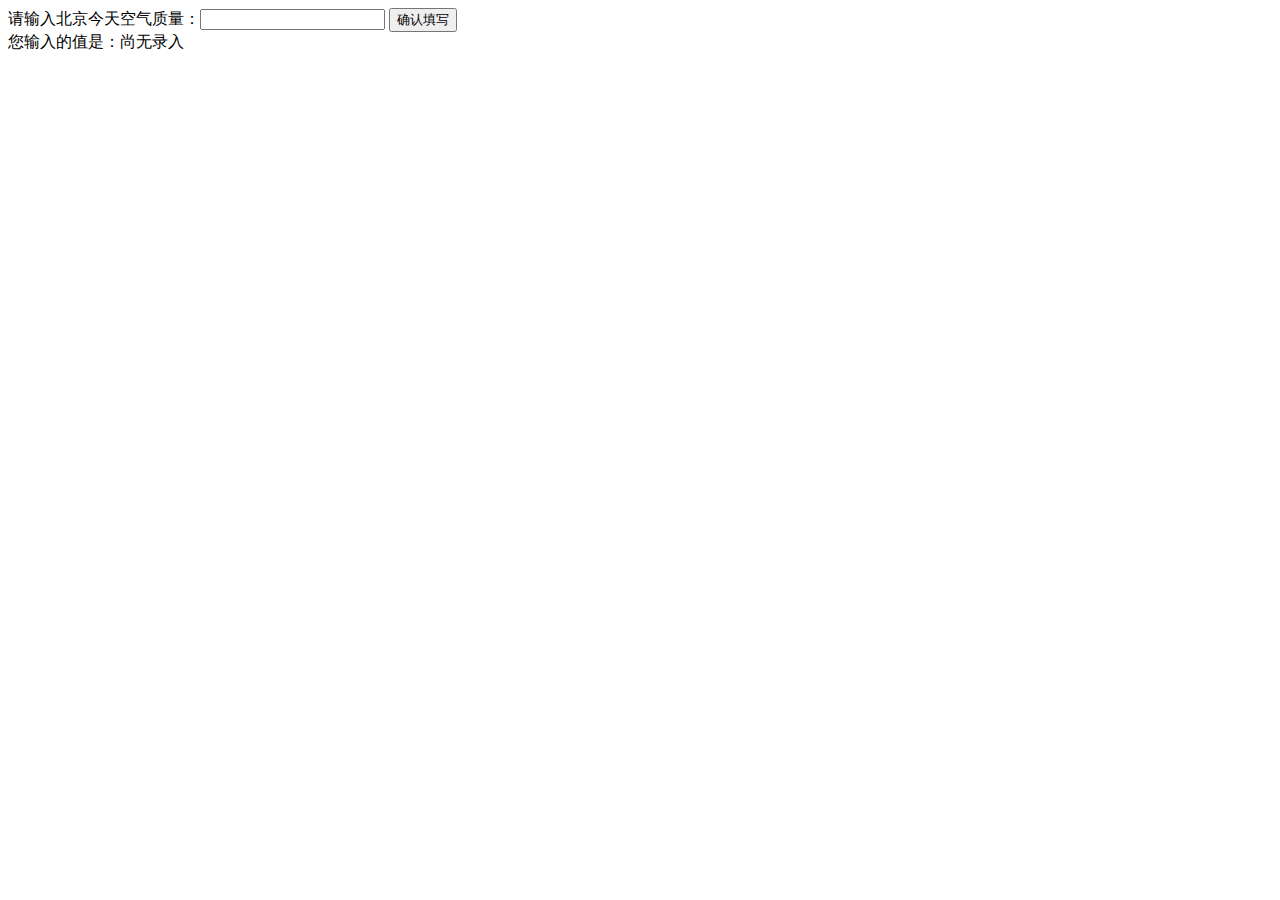
<file: binbinschool/task1/index.html>
<!DOCTYPE html>
<html>
  <head>
    <meta charset="utf-8">
    <title>IFE JavaScript Task 01</title>
  </head>
<body>

  <label>请输入北京今天空气质量：<input id="aqi-input" type="text"></label>
  <button id="button">确认填写</button>

  <div>您输入的值是：<span id="aqi-display">尚无录入</span></div>

<script type="text/javascript">
        var btn1 = document.getElementById("button");
        btn1.onclick = function(){
            var text1 = document.getElementById("aqi-input").value;
            document.getElementById("aqi-display").innerHTML=text1;
        }
</script>
</body>
</html>
</file>
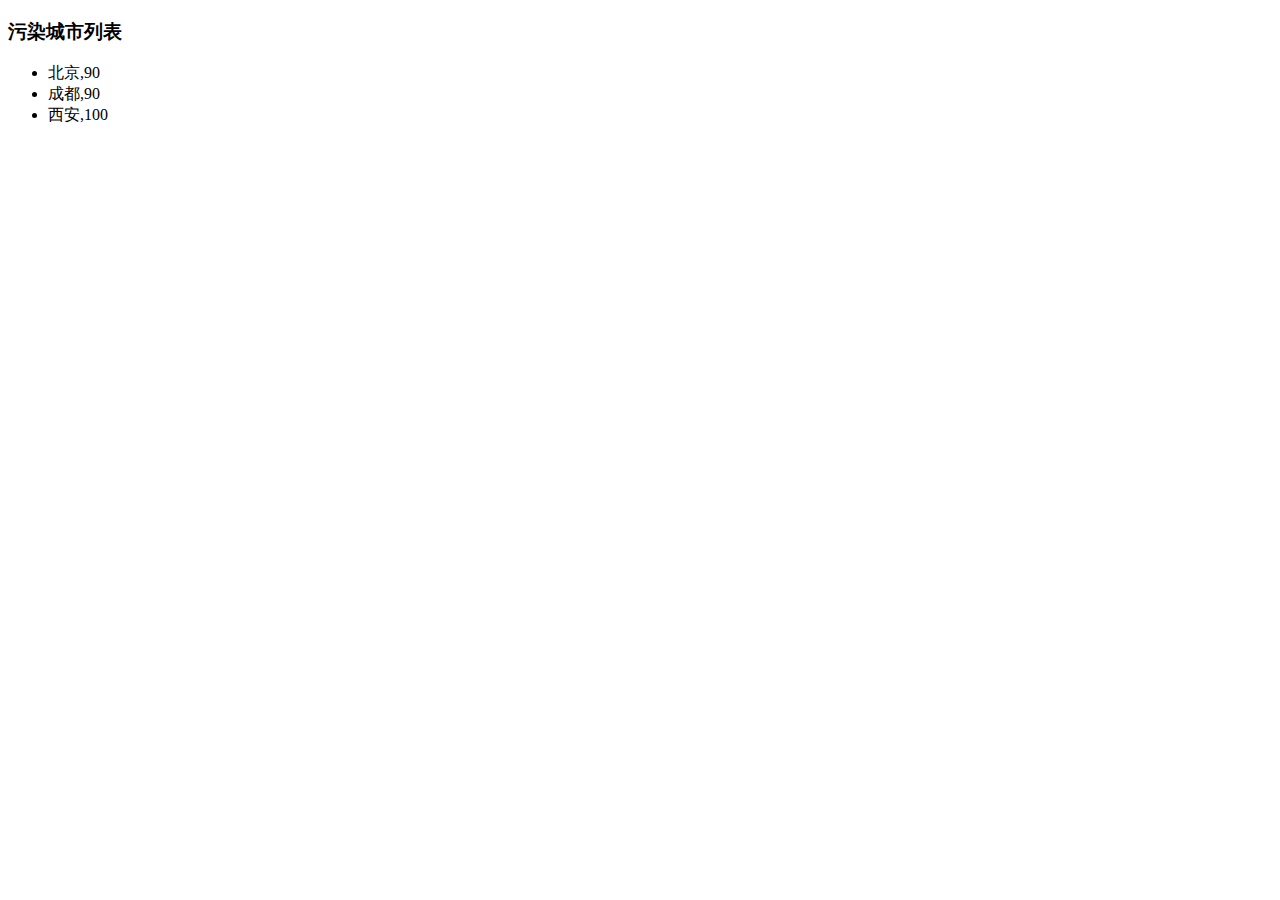
<file: binbinschool/task2/index.html>
<!DOCTYPE html>
<html>
  <head>
    <meta charset="utf-8">
    <title>IFE JavaScript Task 01</title>
  </head>
<body>

  <h3>污染城市列表</h3>
  <ul id="aqi-list">
<!--   
    <li>第一名：福州（样例），10</li>
      <li>第二名：福州（样例），10</li> -->
  </ul>

<script type="text/javascript">

var aqiData = [
  ["北京", 90],
  ["上海", 50],
  ["福州", 10],
  ["广州", 50],
  ["成都", 90],
  ["西安", 100]
];

(function () {

  /*
  在注释下方编写代码
  遍历读取aqiData中各个城市的数据
  将空气质量指数大于60的城市显示到aqi-list的列表中
  */
    for(var i=0;i<aqiData.length;i++){
        var city=aqiData[i][0];   /* 获取二维数组的城市名*/
        var data=aqiData[i][1];      /*获取二维数组中城市对应的空气质量数据*/
        if(data>60){               /* 筛选空气质量指数大于60的*/
            var items=document.createElement("li");   /*  创建li元素*/
            items.innerHTML=city+","+data;             /* li元素添加内容*/
            document.getElementById("aqi-list").appendChild(items); /*追加到节点树中*/
        }
    }

})();

</script>
</body>
</html>
</file>
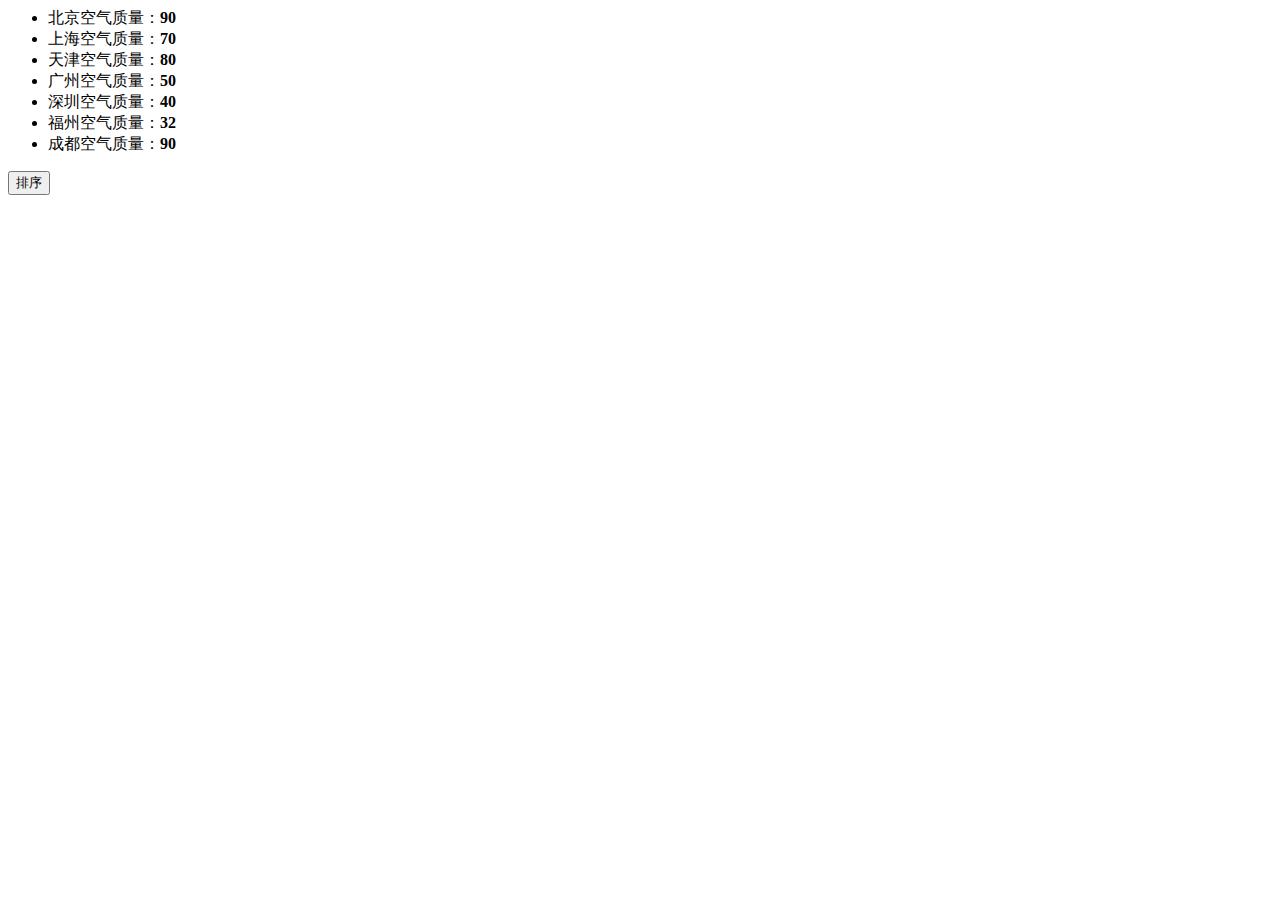
<file: binbinschool/task3/index.html>
<!DOCTYPE>
<html>
  <head>
    <meta charset="utf-8">
    <title>IFE JavaScript Task 01</title>
  </head>
<body>

  <ul id="source">
    <li>北京空气质量：<b>90</b></li>
    <li>上海空气质量：<b>70</b></li>
    <li>天津空气质量：<b>80</b></li>
    <li>广州空气质量：<b>50</b></li>
    <li>深圳空气质量：<b>40</b></li>
    <li>福州空气质量：<b>32</b></li>
    <li>成都空气质量：<b>90</b></li>
  </ul>

  <ul id="resort">
    <!-- 
    <li>第一名：北京空气质量：<b>90</b></li>
    <li>第二名：北京空气质量：<b>90</b></li>
    <li>第三名：北京空气质量：<b>90</b></li>
     -->

  </ul>

  <button id="sort-btn">排序</button>

<script type="text/javascript">

/**
 * getData方法
 * 读取id为source的列表，获取其中城市名字及城市对应的空气质量
 * 返回一个数组，格式见函数中示例
 */
function getData() {
  /*
  coding here
  */
    var sources = document.getElementById("source");  /*取出数据源*/
    var items=sources.getElementsByTagName("li");      /* 取出每一项*/
    var citys=[];               /* 准备一个空数组，用来存储城市名*/
    var aqis=[];               /* 准备一个空数组，用来存储城市的空气质量*/
    for(var i=0;i<items.length;i++){
        var txt=items[i].firstChild.nodeValue;
        citys.push(txt.split("空")[0]);
        aqis.push(items[i].getElementsByTagName("b")[0].innerHTML);
    }
//    console.log(citys);
//    console.log(aqis);
    var data = new Array();         /*先创建一个以为数组*/
    for(var i=0;i<7;i++){
        data[i]=new Array();
        data[i][0]=citys[i];
        data[i][1]=aqis[i];
    }
//    console.log(data);
  /*
  data = [
    ["北京", 90],
    ["北京", 90]
    ……
  ]
  */

  return data;

}
/**
 * sortAqiData
 * 按空气质量对data进行从小到大的排序
 * 返回一个排序后的数组
 */
function sortAqiData(data) {
    data.sort(function(a,b){
        return a[1]-b[1];
    })
    return data;
}

/**
 * render
 * 将排好序的城市及空气质量指数，输出显示到id位resort的列表中
 * 格式见ul中的注释的部分
 */
function render(data) {
    var chinese=["一","二","三","四","五","六","七","八","九"];
    for(var i=0;i<data.length;i++){
        var lis=document.createElement("li");
        var textnode=document.createTextNode("第"+chinese[i]+"名："+data[i][0]+"空气质量：");
        lis.appendChild(textnode);
        var b =document.createElement("b");
        var aqi = document.createTextNode(data[i][1]);
        b.appendChild(aqi);
        lis.appendChild(b);
        document.getElementById("resort").appendChild(lis);
//        console.log(lis);
    }
}

function btnHandle() {
  var aqiData = getData();
  aqiData = sortAqiData(aqiData);
  render(aqiData);
}

function init() {

  // 在这下面给sort-btn绑定一个点击事件，点击时触发btnHandle函数
    document.getElementById("sort-btn").onclick=function(){
        btnHandle();
    }
}

init();

</script>
</body>
</html>
</file>
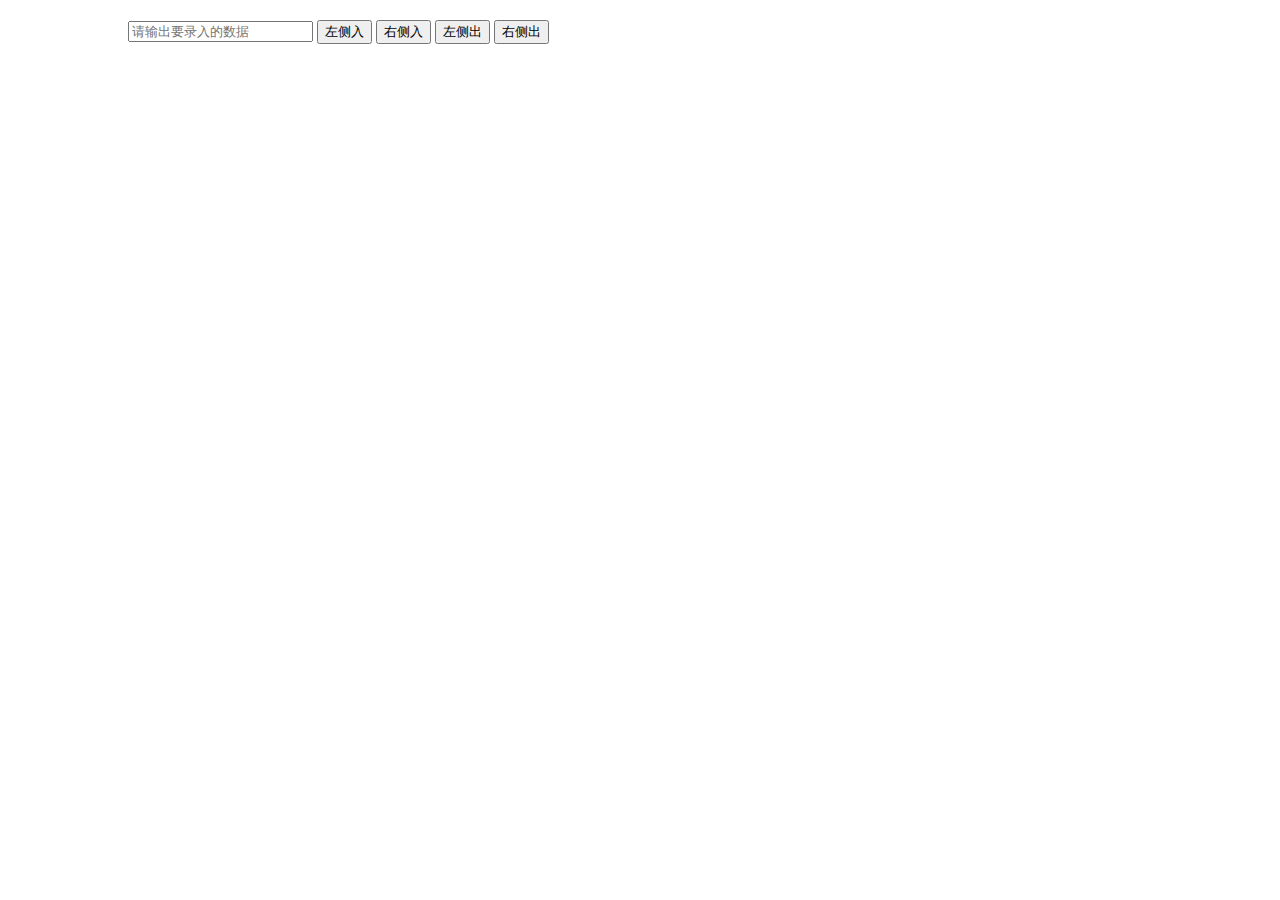
<file: binbinschool/task4/index.html>
<!doctype html>
<head>
    <meta charset="utf-8">
    <title>增删改查</title>
    <link rel="stylesheet" href="css/main.css">
</head>
<body>
    <div class="wrap">
        <div class="top">
            <input id="data" type="text" placeholder="请输出要录入的数据" />
            <button>左侧入</button>
            <button>右侧入</button>
            <button>左侧出</button>
            <button>右侧出</button>
        </div>
        <ul id="bottom"></ul>
    </div>
    <script src="js/data.js"></script>
</body>
</file>
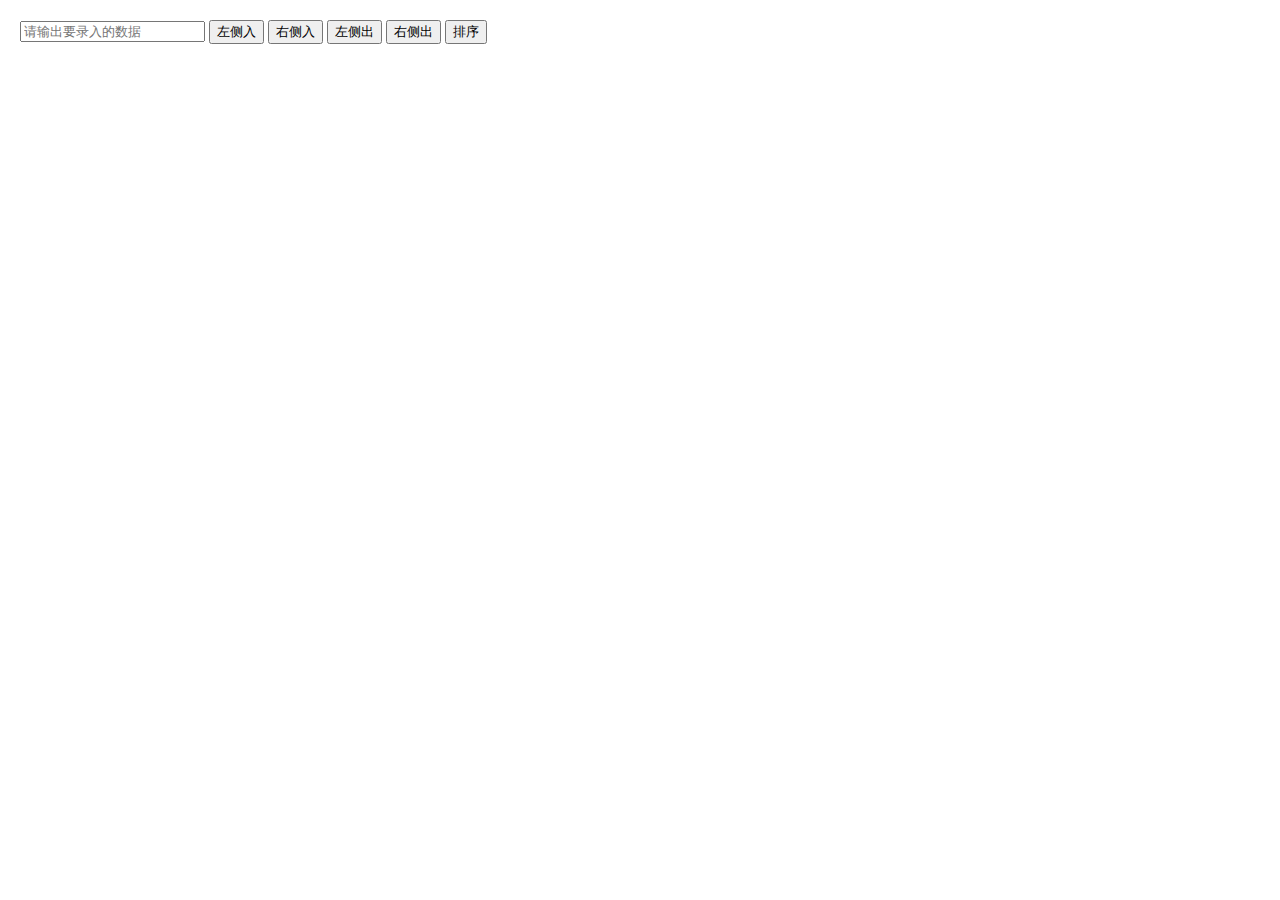
<file: binbinschool/task5/index.html>
<!doctype html>
<head>
    <meta charset="utf-8">
    <title>增删改查</title>
    <link rel="stylesheet" href="css/main.css">
</head>
<body>
    <div class="wrap">
        <div class="top">
            <input id="data" type="text" placeholder="请输出要录入的数据" />
            <button>左侧入</button>
            <button>右侧入</button>
            <button>左侧出</button>
            <button>右侧出</button>
            <button>排序</button>
        </div>
        <ul id="bottom" class="clearfix">
        </ul>
        <ul id="sortLi">
        </ul>
    </div>
    <script src="js/data.js"></script>
</body>
</file>
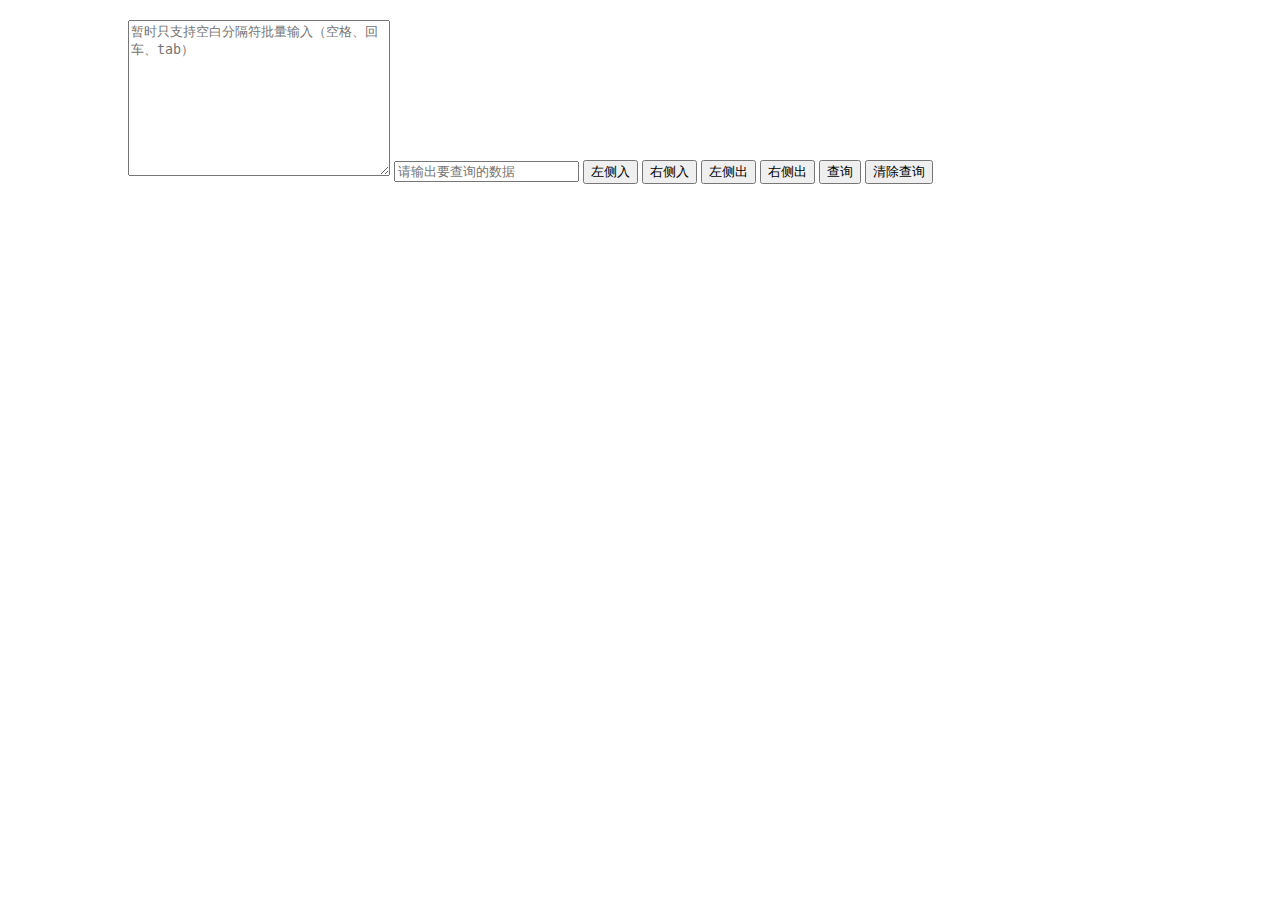
<file: binbinschool/task6/index.html>
<!doctype html>
<head>
    <meta charset="utf-8">
    <title>增删改查</title>
    <link rel="stylesheet" href="css/main.css">
</head>
<body>
    <div class="wrap">
        <div class="top">
            <textarea name="" id="data" cols="30" rows="10" placeholder="暂时只支持空白分隔符批量输入（空格、回车、tab）"></textarea>
            <input id="search" type="text" placeholder="请输出要查询的数据" />
            <button>左侧入</button>
            <button>右侧入</button>
            <button>左侧出</button>
            <button>右侧出</button>
            <button>查询</button>
            <button>清除查询</button>
        </div>
        <ul id="bottom"></ul>
    </div>
    <script src="js/data.js"></script>
</body>
</file>
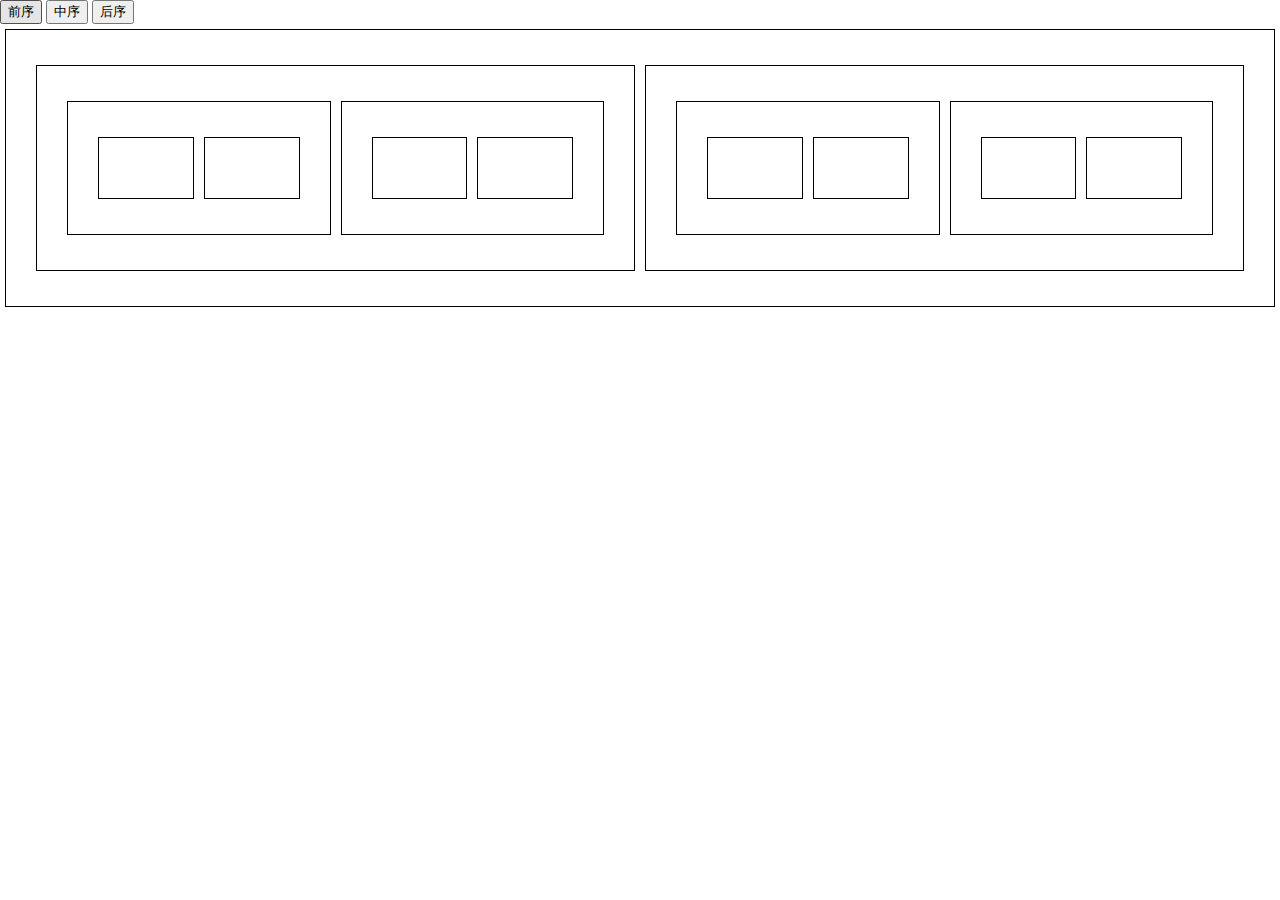
<file: binbinschool/task7/index.html>
<!doctype html>
<head>
    <meta charset="utf-8">
    <title>tree</title>
    <link rel="stylesheet" href="css/mian.css">
</head>
<body>
        <ul>
        <button>前序</button>
        <button>中序</button>
        <button>后序</button>
        </ul>
        <div class="binaryTree">
            <div>
                <div>
                    <div></div>
                    <div></div>
                </div>
                <div>
                    <div></div>
                    <div></div>
                </div>
            </div>
            <div>
                <div>
                    <div></div>
                    <div></div>
                </div>
                <div>
                    <div></div>
                    <div></div>
                </div>
            </div>
        </div>
    <script src="js/binaryTree.js"></script>
</body>
</file>
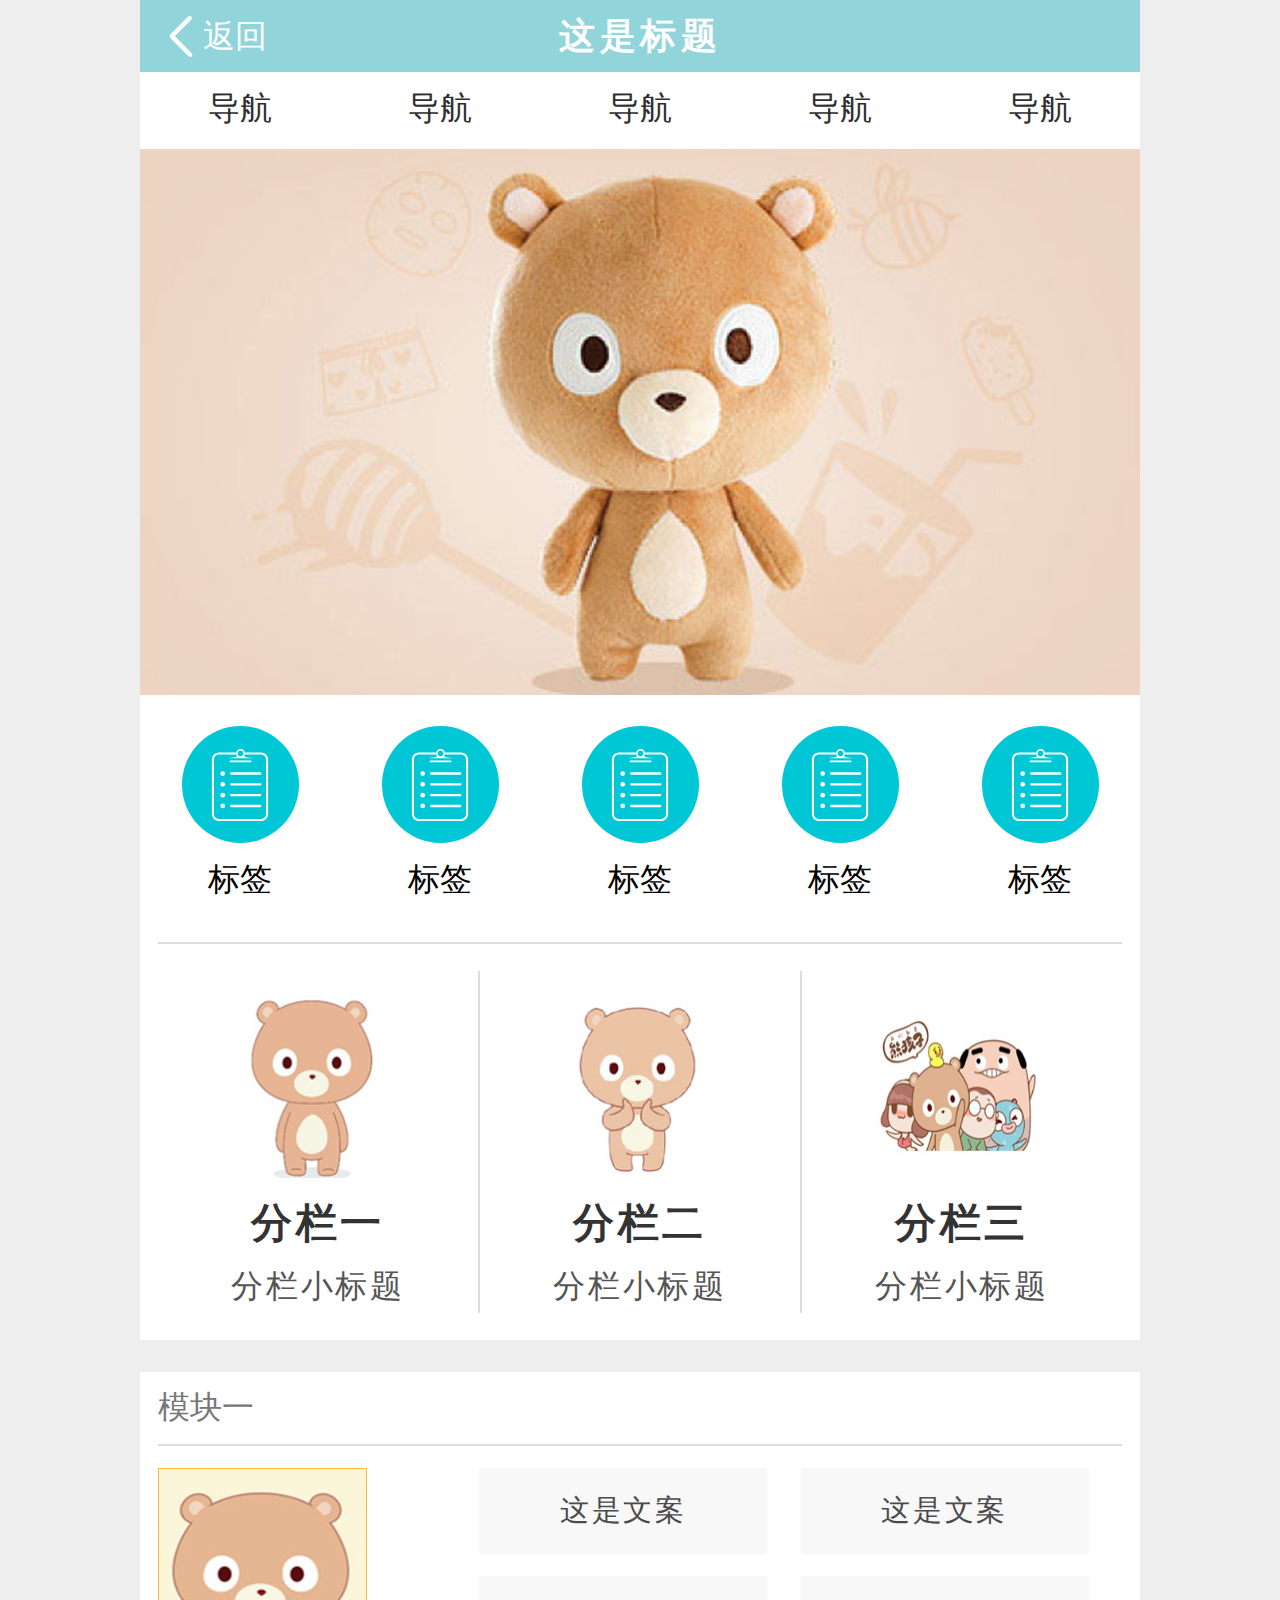
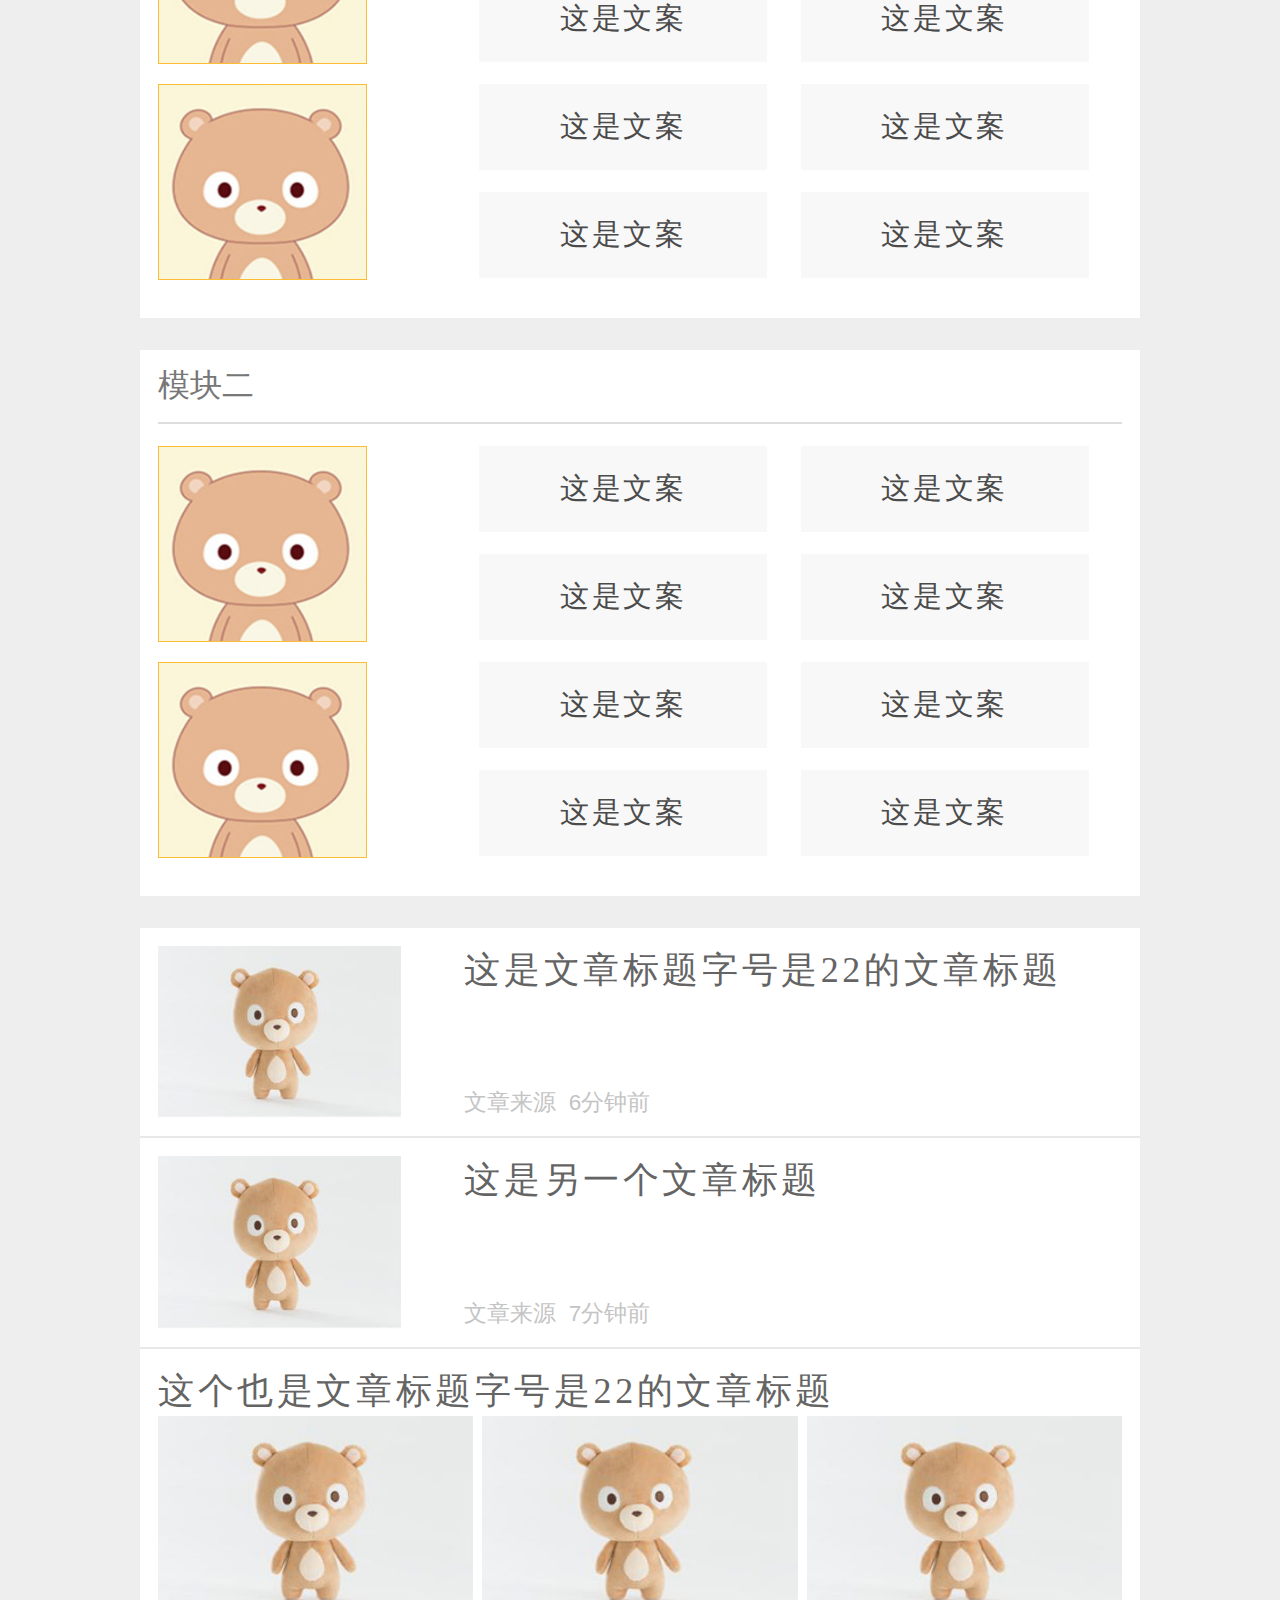
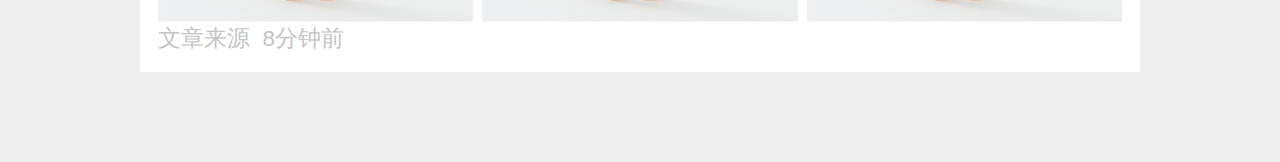
<file: xiaoweischool/task11/index.html>
<!DOCTYPE html>
<html>
    <head>
        <title>小熊</title>
        <meta name="viewport" charset="utf-8" content="width=device-width,initial-sacle=1.0,maximum-scale=1.0,user-scalable=no">
        <link rel="stylesheet" href="css/main.css">
    </head>
    <body>
        <div class="header">
            <h1>这是标题</h1>
            <span>返回</span>
        </div>
        <nav>
            <ul>
                <li><a href="#">导航</a></li>
                <li><a href="#">导航</a></li>
                <li><a href="#">导航</a></li>
                <li><a href="#">导航</a></li>
                <li><a href="#">导航</a></li>
            </ul>
        </nav>
        <div class="banner">
            <img class="img-responsive" src="img/bear-figure.png" alt="big_bear"> 
        </div>
        <div class="label">
            <ul>
                <li><a href="#"></a>标签</li>
                <li><a href="#"></a>标签</li>
                <li><a href="#"></a>标签</li>
                <li><a href="#"></a>标签</li>
                <li><a href="#"></a>标签</li>
            </ul>
        </div>
        <div class="section">
            <ul>
                <li>
                <img src="img/bear-column-1.png" alt="bear1" >
                <h2>分栏一</h2>
                <p>分栏小标题</p>
                </li>
                <li>
                <img src="img/bear-column-2.png" alt="bear2">
                <h2>分栏二</h2>
                <p>分栏小标题</p>
                </li>
                <li>
                <img src="img/bear-column-3.png" alt="bear3">
                <h2>分栏三</h2>
                <p>分栏小标题</p>
                </li>
            </ul>
        </div>
        <div class="model">
            <h2>模块一</h2>
            <ul>
                <li>
                    <img src="img/bear-avatar.png" alt="">
                </li>
                <li>
                    <p>这是文案</p>
                    <p>这是文案</p>
                </li>
                <li>
                    <p>这是文案</p>
                    <p>这是文案</p>
                </li>
            </ul>
            <ul>
                <li>
                    <img src="img/bear-avatar.png" alt="">
                </li>
                <li>
                    <p>这是文案</p>
                    <p>这是文案</p>
                </li>
                <li>
                    <p>这是文案</p>
                    <p>这是文案</p>
                </li>
            </ul>
        </div>
        <div class="model">
            <h2>模块二</h2>
            <ul>
                <li>
                    <img src="img/bear-avatar.png" alt="">
                </li>
                <li>
                    <p>这是文案</p>
                    <p>这是文案</p>
                </li>
                <li>
                    <p>这是文案</p>
                    <p>这是文案</p>
                </li>
            </ul>
            <ul>
                <li>
                    <img src="img/bear-avatar.png" alt="">
                </li>
                <li>
                    <p>这是文案</p>
                    <p>这是文案</p>
                </li>
                <li>
                    <p>这是文案</p>
                    <p>这是文案</p>
                </li>
            </ul>
        </div>
        <div class="article">
            <div class="article1">
                <ul>
                    <li>
                    <img src="img/bear-article.png" alt=""></li>
                    <li>
                        <h2>这是文章标题字号是22的文章标题</h2>
                        <p>文章来源&nbsp;&nbsp;6分钟前</p>
                    </li>
                </ul>
            </div>
            <div class="article1">
                <ul>
                    <li>
                    <img src="img/bear-article.png" alt=""></li>
                    <li>
                        <h2>这是另一个文章标题</h2>
                        <p>文章来源&nbsp;&nbsp;7分钟前</p>
                    </li>
                </ul>
            </div>
            <div class="article2">
               <ul>
                   <li>
                   <h2>这个也是文章标题字号是22的文章标题</li>
                   <li>
                       <img src="img/bear-article.png" alt="">
                       <img src="img/bear-article.png" alt="">
                       <img src="img/bear-article.png" alt="">
                   </li>
                   <li>
                       <p>文章来源&nbsp;&nbsp;8分钟前</p>
                   </li>
               </ul>
                </h2>
            </div>
        </div>
    </body>
</html>
</file>
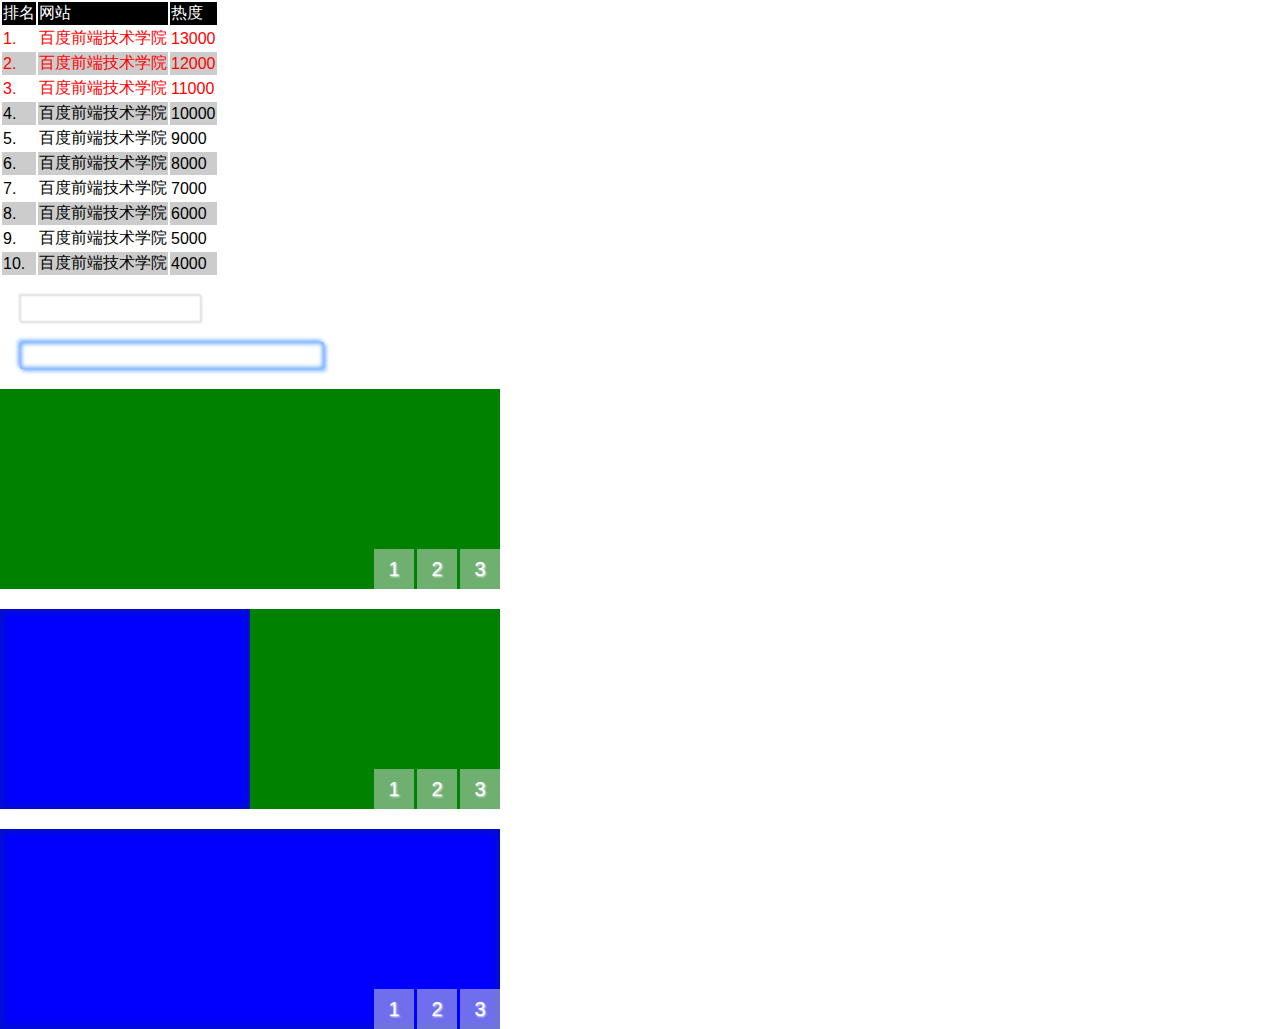
<file: xiaoweischool/task12/index.html>
<!DOCTYPE html>
<html>
    <head>
        <meta charset="utf-8">
        <title>css3</title>
        <link rel="stylesheet" href="css/main.css">
    </head>
    <body>
        <table>
            <tr>
                <td>排名</td>
                <td>网站</td>
                <td>热度</td>
            </tr>
            <tr>
                <td>1.</td>
                <td>百度前端技术学院</td>
                <td>13000</td>
            </tr>
            <tr>
                <td>2.</td>
                <td>百度前端技术学院</td>
                <td>12000</td>
            </tr>
            <tr>
                <td>3.</td>
                <td>百度前端技术学院</td>
                <td>11000</td>
            </tr>
            <tr>
                <td>4.</td>
                <td>百度前端技术学院</td>
                <td>10000</td>
            </tr>
            <tr>
                <td>5.</td>
                <td>百度前端技术学院</td>
                <td>9000</td>
            </tr>
            <tr>
                <td>6.</td>
                <td>百度前端技术学院</td>
                <td>8000</td>
            </tr>
            <tr>
                <td>7.</td>
                <td>百度前端技术学院</td>
                <td>7000</td>
            </tr>
            <tr>
                <td>8.</td>
                <td>百度前端技术学院</td>
                <td>6000</td>
            </tr>
            <tr>
                <td>9.</td>
                <td>百度前端技术学院</td>
                <td>5000</td>
            </tr>
            <tr>
                <td>10.</td>
                <td>百度前端技术学院</td>
                <td>4000</td>
            </tr>
        </table>
        <br>
        <form action="">
            <input type="text" />
            <input type="text" />
        </form>
        <div>
            <ul>
                <li>1</li>
                <li>2</li>
                <li>3</li>
            </ul>
        </div>
        <div>
            <div class="left"></div>
            <div class="right"></div>
            <ul>
                <li>1</li>
                <li>2</li>
                <li>3</li>
            </ul>
        </div>
        <div>
            <ul>
                <li>1</li>
                <li>2</li>
                <li>3</li>
            </ul>
        </div>
    </body>
</html>
</file>
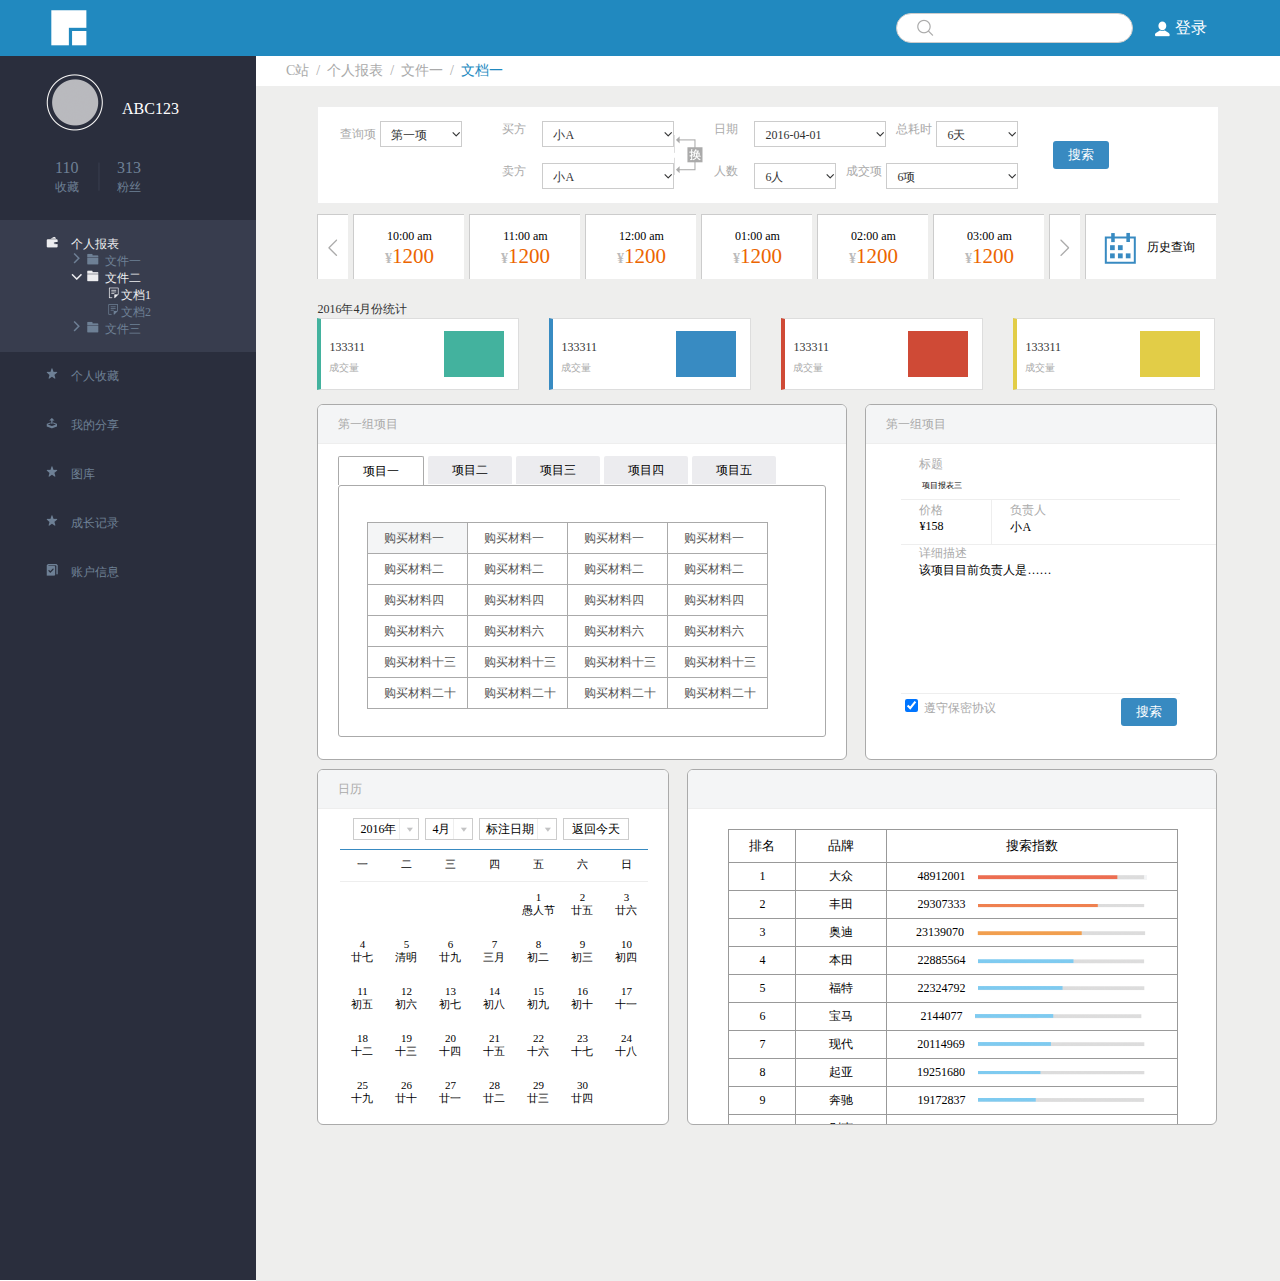
<file: xiaoweischool/task9/index.html>
<!DOCTYPE html>
<html>

<head>
    <meta charset="UTF-8">
    <title>task9</title>
    <link rel="stylesheet" type="text/css" href="css/layout.css" />
    <link rel="stylesheet" type="text/css" href="css/header.css" />
    <link rel="stylesheet" type="text/css" href="css/sidebar.css" />
    <link rel="stylesheet" type="text/css" href="css/main.css" />
</head>

<body>
    <div class="header">
        <div class="logo"></div>
        <div class="infor">
            <div class="search">
                <input type="search" value="" />
            </div>
            <div class="login">
                <span>登录</span>
            </div>
        </div>
    </div>
    <div class="content">
        <div class="sidebar">
            <div class="portrait">
                <img src="img/portrait.png" alt="portrait" />
                <span id="username">ABC123</span>
                <div>
                    <table>
                        <tr>
                            <td>110</td>
                            <td>313</td>
                        </tr>
                        <tr>
                            <td>收藏</td>
                            <td>粉丝</td>
                        </tr>
                    </table>
                </div>
            </div>
            <div class="nav">
                <ul>
                    <li>个人报表
                        <ul>
                            <li class="notopen"><span></span>文件一</li>
                            <li><span></span>文件二
                                <ul>
                                    <li>文档1</li>
                                    <li class="notopen">文档2</li>
                                </ul>
                            </li>
                            <li class="notopen"><span></span>文件三</li>
                        </ul>
                    </li>
                    <li>个人收藏</li>
                    <li class="myShare">我的分享</li>
                    <li>图库</li>
                    <li>成长记录</li>
                    <li>账户信息</li>
                </ul>
            </div>
        </div>
        <div class="main">
            <div class="roadbar">
                <p>C站&nbsp;&nbsp;/&nbsp;&nbsp;个人报表&nbsp;&nbsp;/&nbsp;&nbsp;文件一&nbsp;&nbsp;/&nbsp;&nbsp;<span>文档一</span></p>
            </div>
            <div class="main_content">
                <div class="first ">
                    <table>
                        <tr>
                            <td rowspan="2"><span>查询项</span>
                                <ul class="select">
                                    <li>第一项</li>
                                    <li>第二项</li>
                                    <li>第三项</li>
                                </ul>
                            </td>
                            <td class="b2b">买方
                                <ul>
                                    <li>小A</li>
                                    <li>小B</li>
                                    <li>小C</li>
                                </ul>
                            </td>
                            <td>日期
                                <ul>
                                    <li>2016-04-01</li>
                                </ul>
                            </td>
                            <td>总耗时
                                <ul class="select">
                                    <li>6天</li>
                                    <li>7天</li>
                                    <li>8天</li>
                                    <li>9天</li>
                                    <li>10天</li>
                                </ul>
                            </td>
                        </tr>
                        <tr>
                            <td class="b2b">卖方
                                <ul>
                                    <li>小A</li>
                                    <li>小B</li>
                                    <li>小C</li>
                                </ul>
                            </td>
                            <td>人数
                                <ul class="select">
                                    <li>6人</li>
                                    <li>7人</li>
                                    <li>8人</li>
                                    <li>9人</li>
                                    <li>10人</li>
                                </ul>
                            </td>
                            <td class="last_td">成交项
                                <ul>
                                    <li>6项</li>
                                    <li>7项</li>
                                    <li>8项</li>
                                    <li>9项</li>
                                    <li>10项</li>
                                </ul>
                            </td>
                        </tr>
                    </table>
                    <button class="btns">搜索</button>
                </div>
                <div class="price clearfix">
                    <div class="tab">

                    </div>
                    <div class="">
                        10:00 am
                        <p><span>&yen;</span>1200</p>
                    </div>
                    <div class="">
                        11:00 am
                        <p><span>&yen;</span>1200</p>
                    </div>
                    <div class="">
                        12:00 am
                        <p><span>&yen;</span>1200</p>
                    </div>
                    <div class="">
                        01:00 am
                        <p><span>&yen;</span>1200</p>
                    </div>
                    <div class="">
                        02:00 am
                        <p><span>&yen;</span>1200</p>
                    </div>
                    <div class="">
                        03:00 am
                        <p><span>&yen;</span>1200</p>
                    </div>
                    <div class="tab"></div>
                    <div class="history">历史查询</div>
                </div>
                <div class="count clearfix">
                    <h5>2016年4月份统计</h5>
                    <div class="deal deal_one">
                        <div class="deal_left">
                            <p>133311</p>
                            <p>成交量</p>
                        </div>
                        <div class="deal_right"></div>
                    </div>
                    <div class="deal deal_two">
                        <div class="deal_left">
                            <p>133311</p>
                            <p>成交量</p>
                        </div>
                        <div class="deal_right">
                        </div>
                    </div>
                    <div class="deal deal_three">
                        <div class="deal_left">
                            <p>133311</p>
                            <p>成交量</p>
                        </div>
                        <div class="deal_right"></div>
                    </div>
                    <div class="deal deal_four">
                        <div class="deal_left">
                            <p>133311</p>
                            <p>成交量</p>
                        </div>
                        <div class="deal_right"></div>
                    </div>
                </div>
                <div class="project clearfix">
                    <div class="item">
                        <h6 class="item_title">第一组项目</h6>
                        <div>
                            <div class="item_table clearfix">
                                <ul>
                                    <li>项目一</li>
                                    <li>项目二</li>
                                    <li>项目三</li>
                                    <li>项目四</li>
                                    <li>项目五</li>
                                </ul>
                            </div>
                            <div class="buyer">
                                <table>
                                    <tr>
                                        <td>购买材料一</td>
                                        <td>购买材料一</td>
                                        <td>购买材料一</td>
                                        <td>购买材料一</td>
                                    </tr>
                                    <tr>
                                        <td>购买材料二</td>
                                        <td>购买材料二</td>
                                        <td>购买材料二</td>
                                        <td>购买材料二</td>
                                    </tr>
                                    <tr>
                                        <td>购买材料四</td>
                                        <td>购买材料四</td>
                                        <td>购买材料四</td>
                                        <td>购买材料四</td>
                                    </tr>
                                    <tr>
                                        <td>购买材料六</td>
                                        <td>购买材料六</td>
                                        <td>购买材料六</td>
                                        <td>购买材料六</td>
                                    </tr>
                                    <tr>
                                        <td>购买材料十三</td>
                                        <td>购买材料十三</td>
                                        <td>购买材料十三</td>
                                        <td>购买材料十三</td>
                                    </tr>
                                    <tr>
                                        <td>购买材料二十</td>
                                        <td>购买材料二十</td>
                                        <td>购买材料二十</td>
                                        <td>购买材料二十</td>
                                    </tr>
                                </table>
                            </div>
                        </div>
                    </div>
                    <div class="item">
                        <h6 class="item_title">第一组项目</h6>
                        <div class="report">
                            <span>标题</span>
                            <h6>项目报表三</h6>
                            <div class="clearfix">
                                <div>
                                    <span>价格</span>
                                    <p>&yen;158</p>
                                </div>
                                <div>
                                    <span>负责人</span>
                                    <p>小A</p>
                                </div>
                            </div>
                            <div>
                                <span>详细描述</span>
                                <p>该项目目前负责人是……</p>
                            </div>
                            <input type="checkbox" id="protocol" checked />
                            <label for="protocol"><span>遵守保密协议</span></label>
                            <button class="btns">搜索</button>
                        </div>
                    </div>
                </div>
                <div class="last">
                    <div class="item">
                        <h6 class="item_title">日历</h6>
                        <ul class="clearfix">
                            <li>2016年<span></span>
                                <ul>
                                    <li>2016</li>
                                    <li>2017</li>
                                    <li>2018</li>
                                </ul>
                            </li>
                            <li>4月<span></span>
                                <ul>
                                    <li>4月</li>
                                    <li>5月</li>
                                    <li>6月</li>
                                    <li>7月</li>
                                </ul>
                            </li>
                            <li>标注日期<span></span>
                                <ul>
                                    <li>2016/04/09</li>
                                    <li>2016/04/12</li>
                                    <li>2016/04/19</li>
                                </ul>
                            </li>
                            <li>返回今天</li>
                        </ul>
                        <table>
                            <tr>
                                <td>一</td>
                                <td>二</td>
                                <td>三</td>
                                <td>四</td>
                                <td>五</td>
                                <td>六</td>
                                <td>日</td>
                            </tr>
                            <tr>
                                <td></td>
                                <td></td>
                                <td></td>
                                <td></td>
                                <td>1</br>愚人节</td>
                                <td>2</br>廿五</td>
                                <td>3</br>廿六</td>
                            </tr>
                            <tr>
                                <td>4</br>廿七</td>
                                <td>5</br>清明</td>
                                <td>6</br>廿九</td>
                                <td>7</br>三月</td>
                                <td>8</br>初二</td>
                                <td>9</br>初三</td>
                                <td>10</br>初四</td>
                            </tr>
                            <tr>
                                <td>11</br>初五</td>
                                <td>12</br>初六</td>
                                <td>13</br>初七</td>
                                <td>14</br>初八</td>
                                <td>15</br>初九</td>
                                <td>16</br>初十</td>
                                <td>17</br>十一</td>
                            </tr>
                            <tr>
                                <td>18</br>十二</td>
                                <td>19</br>十三</td>
                                <td>20</br>十四</td>
                                <td>21</br>十五</td>
                                <td>22</br>十六</td>
                                <td>23</br>十七</td>
                                <td>24</br>十八</td>
                            </tr>
                            <tr>
                                <td>25</br>十九</td>
                                <td>26</br>廿十</td>
                                <td>27</br>廿一</td>
                                <td>28</br>廿二</td>
                                <td>29</br>廿三</td>
                                <td>30</br>廿四</td>
                                <td></td>
                            </tr>
                        </table>
                    </div>
                    <div class="item">
                        <h6 class="item_title"></h6>
                        <table>
                            <tr>
                                <td>排名</td>
                                <td>品牌</td>
                                <td>搜索指数</td>
                            </tr>
                            <tr>
                                <td>1</td>
                                <td>大众</td>
                                <td>48912001
                                    <img src="../task9/img/search_index1.png" alt="">
                                </td>
                            </tr>
                            <tr>
                                <td>2</td>
                                <td>丰田</td>
                                <td>29307333
                                    <img src="../task9/img/search_index2.png" alt="">
                                </td>
                            </tr>
                            <tr>
                                <td>3</td>
                                <td>奥迪</td>
                                <td>23139070
                                    <img src="../task9/img/search_index3.png" alt="">
                                </td>
                            </tr>
                            <tr>
                                <td>4</td>
                                <td>本田</td>
                                <td>22885564
                                    <img src="../task9/img/search_index4.png" alt="">
                                </td>
                            </tr>
                            <tr>
                                <td>5</td>
                                <td>福特</td>
                                <td>22324792
                                    <img src="../task9/img/search_index5.png" alt="">
                                </td>
                            </tr>
                            <tr>
                                <td>6</td>
                                <td>宝马</td>
                                <td>2144077
                                    <img src="../task9/img/search_index6.png" alt="">
                                </td>
                            </tr>
                            <tr>
                                <td>7</td>
                                <td>现代</td>
                                <td>20114969
                                    <img src="../task9/img/search_index7.png" alt="">
                                </td>
                            </tr>
                            <tr>
                                <td>8</td>
                                <td>起亚</td>
                                <td>19251680
                                    <img src="../task9/img/search_index8.png" alt="">
                                </td>
                            </tr>
                            <tr>
                                <td>9</td>
                                <td>奔驰</td>
                                <td>19172837
                                    <img src="../task9/img/search_index9.png" alt="">
                                </td>
                            </tr>
                            <tr>
                                <td>10</td>
                                <td>别克</td>
                                <td>18544027
                                    <img src="../task9/img/search_index10.png" alt="">
                                </td>
                            </tr>
                        </table>
                    </div>
                </div>
            </div>
        </div>
    </div>



</body>

</html>
</file>
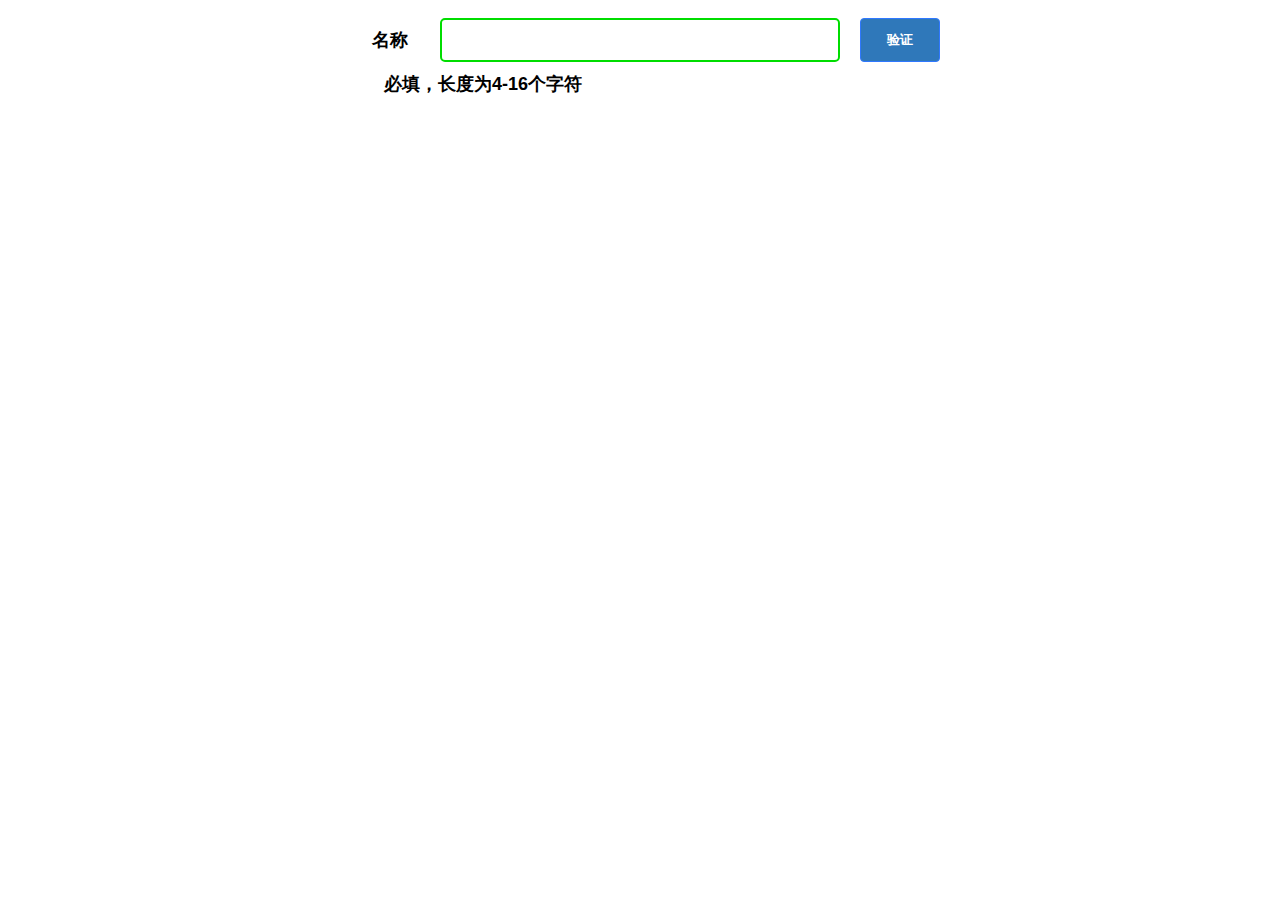
<file: yaoyaoschool/task1/index.html>
<!doctype html>

<head>
    <meta charset="utf-8">
    <title>表单验证</title>
    <style>
        body {
            font: 1em sans-serif;
            padding: 0;
            margin: 0;
        }
    
        p {
            display: flex;
            flex-flow: row nowrap;
            justify-content: center;
            font-weight: 600;
            text-align: center;
            line-height: 44px;
            height: 44px;
            font-size: 18px;
            position: relative;
        }
        
        p label {
            width: 100px;
        }
        
        p input {
            box-sizing: border-box;
            border: 2px solid #ccc;
            padding-left: 20px;
            border-radius: 5px;
            width: 400px;
            outline: none;
            font-size: 16px;
        }
        
        input:valid {
            border-color: #0d0;
        }
        
        input:invalid {
            border-color: #f00;
        }
        
        input:focus:invalid {
            outline: none;
        }
        
        p button {
            width: 80px;
            margin-left: 20px;
            box-sizing: border-box;
            background-color: #2f78ba;
            color: #fff;
            border: 1px solid #2f78ff;
            border-radius: 4px;
            font-weight: 600;
        }
        p>span{
            position: absolute;
            left: 30%;
            top: 44px;
        }
    </style>
</head>

<body>
    <form novalidate>
        <p>
            <label for="name">
              <span>名称</span>
            </label>
            <input type="text" id="mc" name="mc">
            <button>验证</button>
            <span id="error" class="error">必填，长度为4-16个字符</span>
        </p>
        
    </form>
    <script>
        var form = document.getElementsByTagName('form')[0];
        var mc = document.getElementById('mc');
        var error = document.getElementById('error');
        var btn = document.getElementsByTagName("button")[0];
        btn.addEventListener("click",function(event){
            if(mc.value==""||mc.value.length>8){
                alert(error);
                error.innerHTML="请输出正确的名称";
                alert(error.innerHTML);
            }
        })
    </script>
</body>
</file>
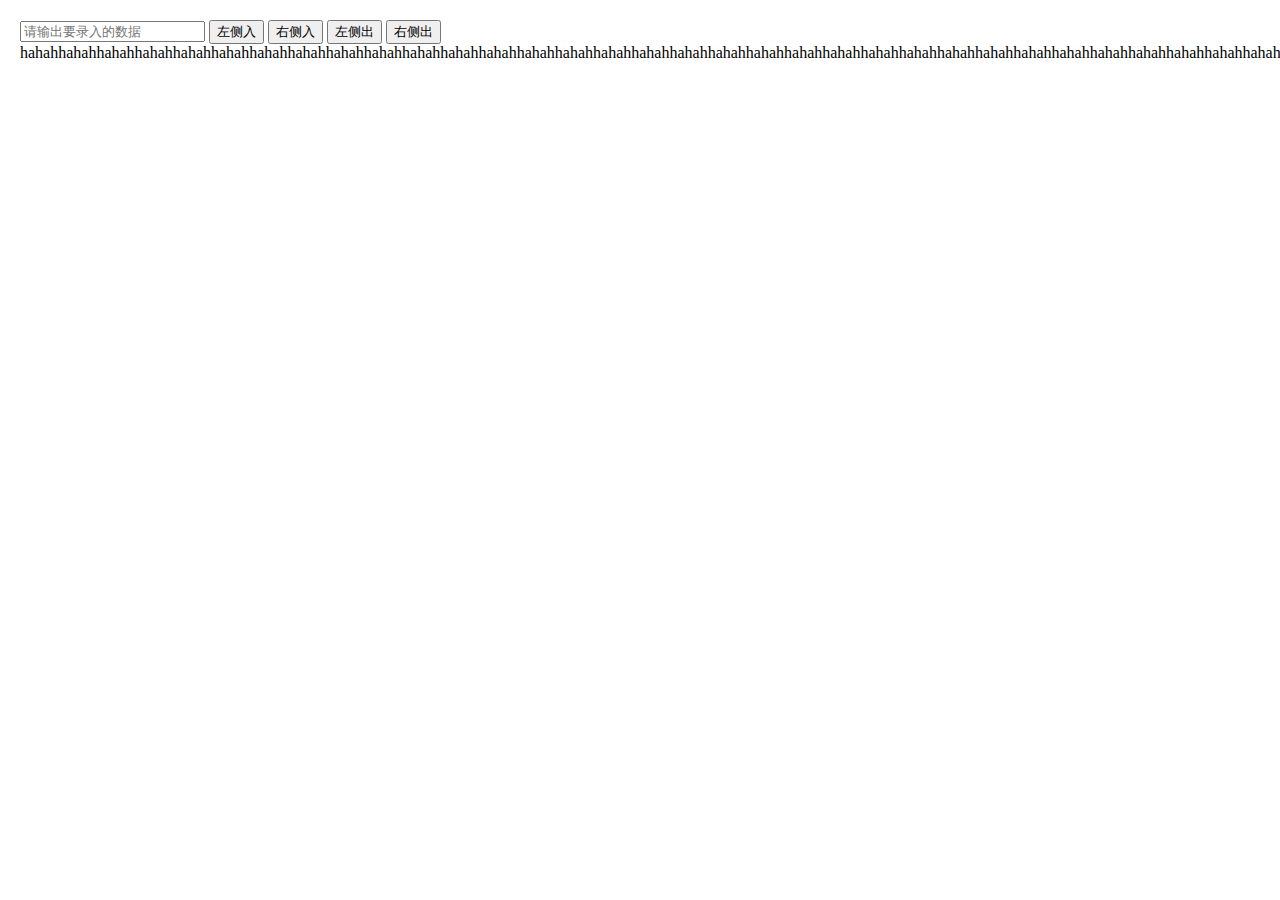
<file: binbinschool/task5/demo.html>
<!doctype html>
<head>
    <meta charset="utf-8">
    <title>增删改查</title>
    <link rel="stylesheet" href="css/main.css">
</head>
<body>
    <div class="wrap">
        <div class="top">
            <input id="data" type="text" placeholder="请输出要录入的数据" />
            <button>左侧入</button>
            <button>右侧入</button>
            <button>左侧出</button>
            <button>右侧出</button>
        </div>
        <ul id="bottom">
            [base64]
        </ul>
    </div>
    <script src="js/data.js"></script>
</body>
</file>
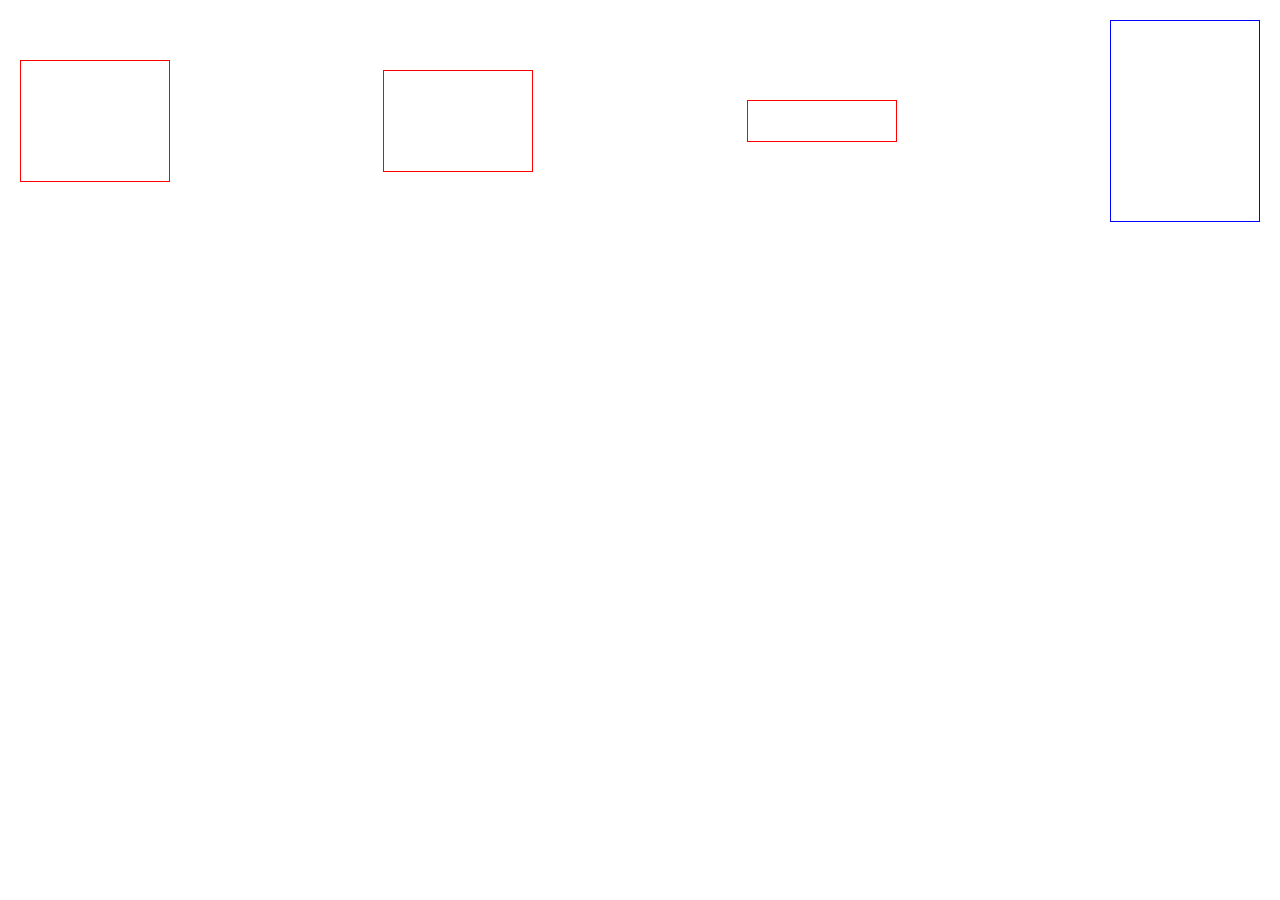
<file: xiaoweischool/task10/flexbox.html>
<!DOCTYPE html>
<html>
    <head>
        <meta charset="utf-8">
        <title>flexbox</title>
        <link rel="stylesheet" href="css/main.css">
    </head>
    <body>
        <div class="parent">
            <div class="child" style="height:120px"></div>
            <div class="child" style="height:100px"></div>
            <div class="child" style="height:40px;"></div>
            <div class="child" style="height:200px"></div>
        </div>
    </body>
</html>
</file>
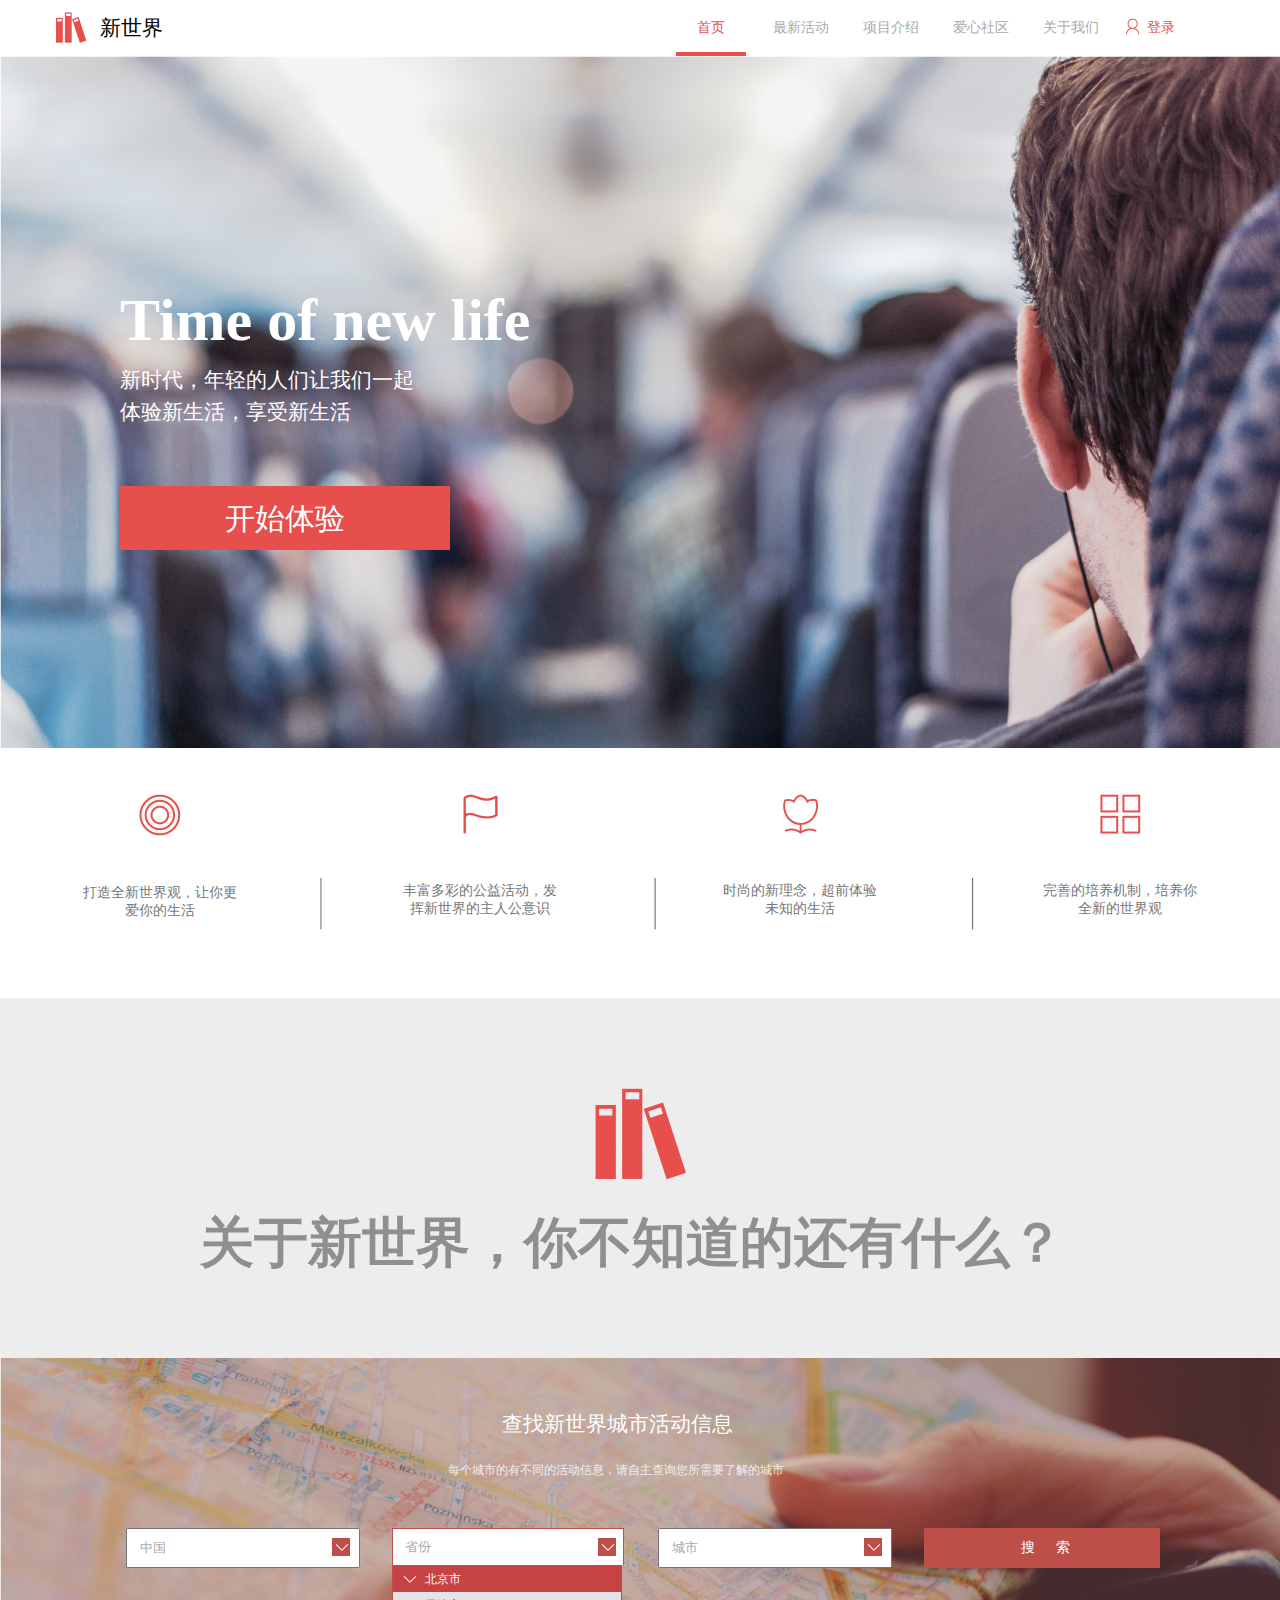
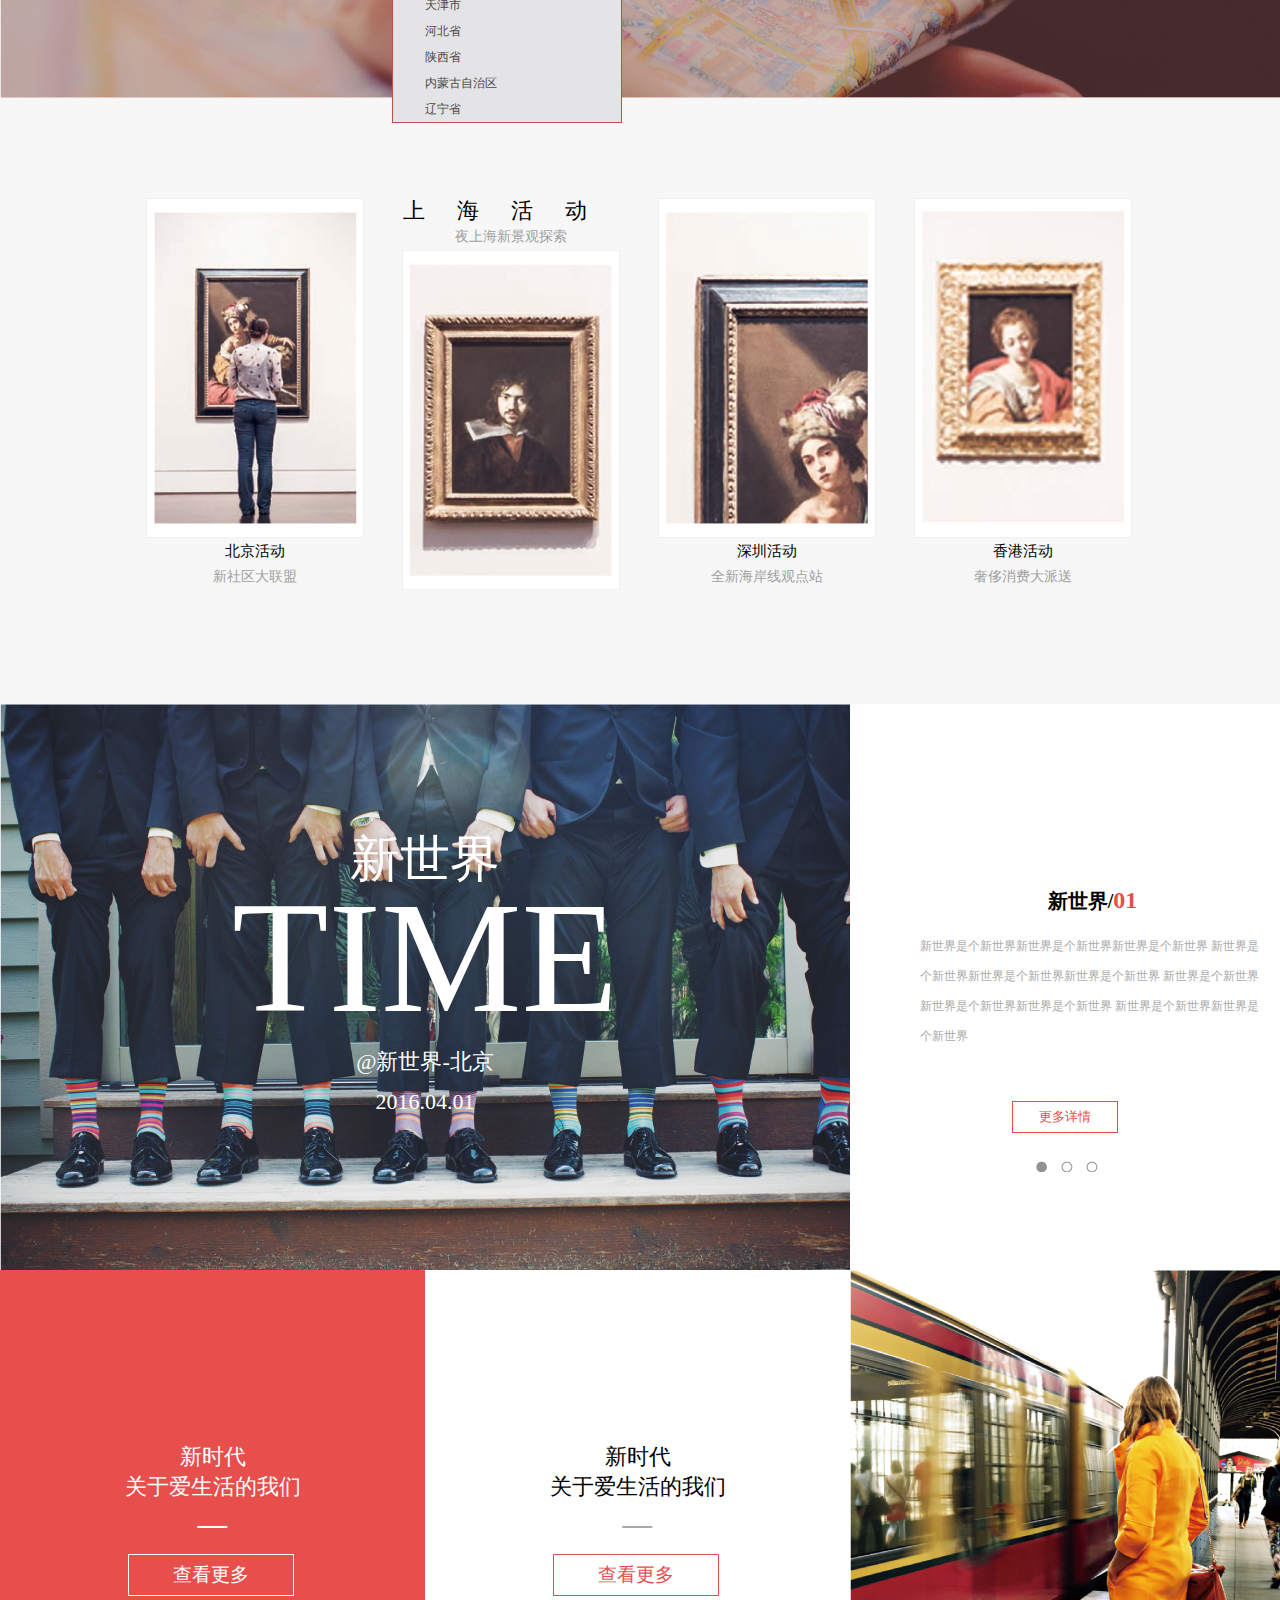
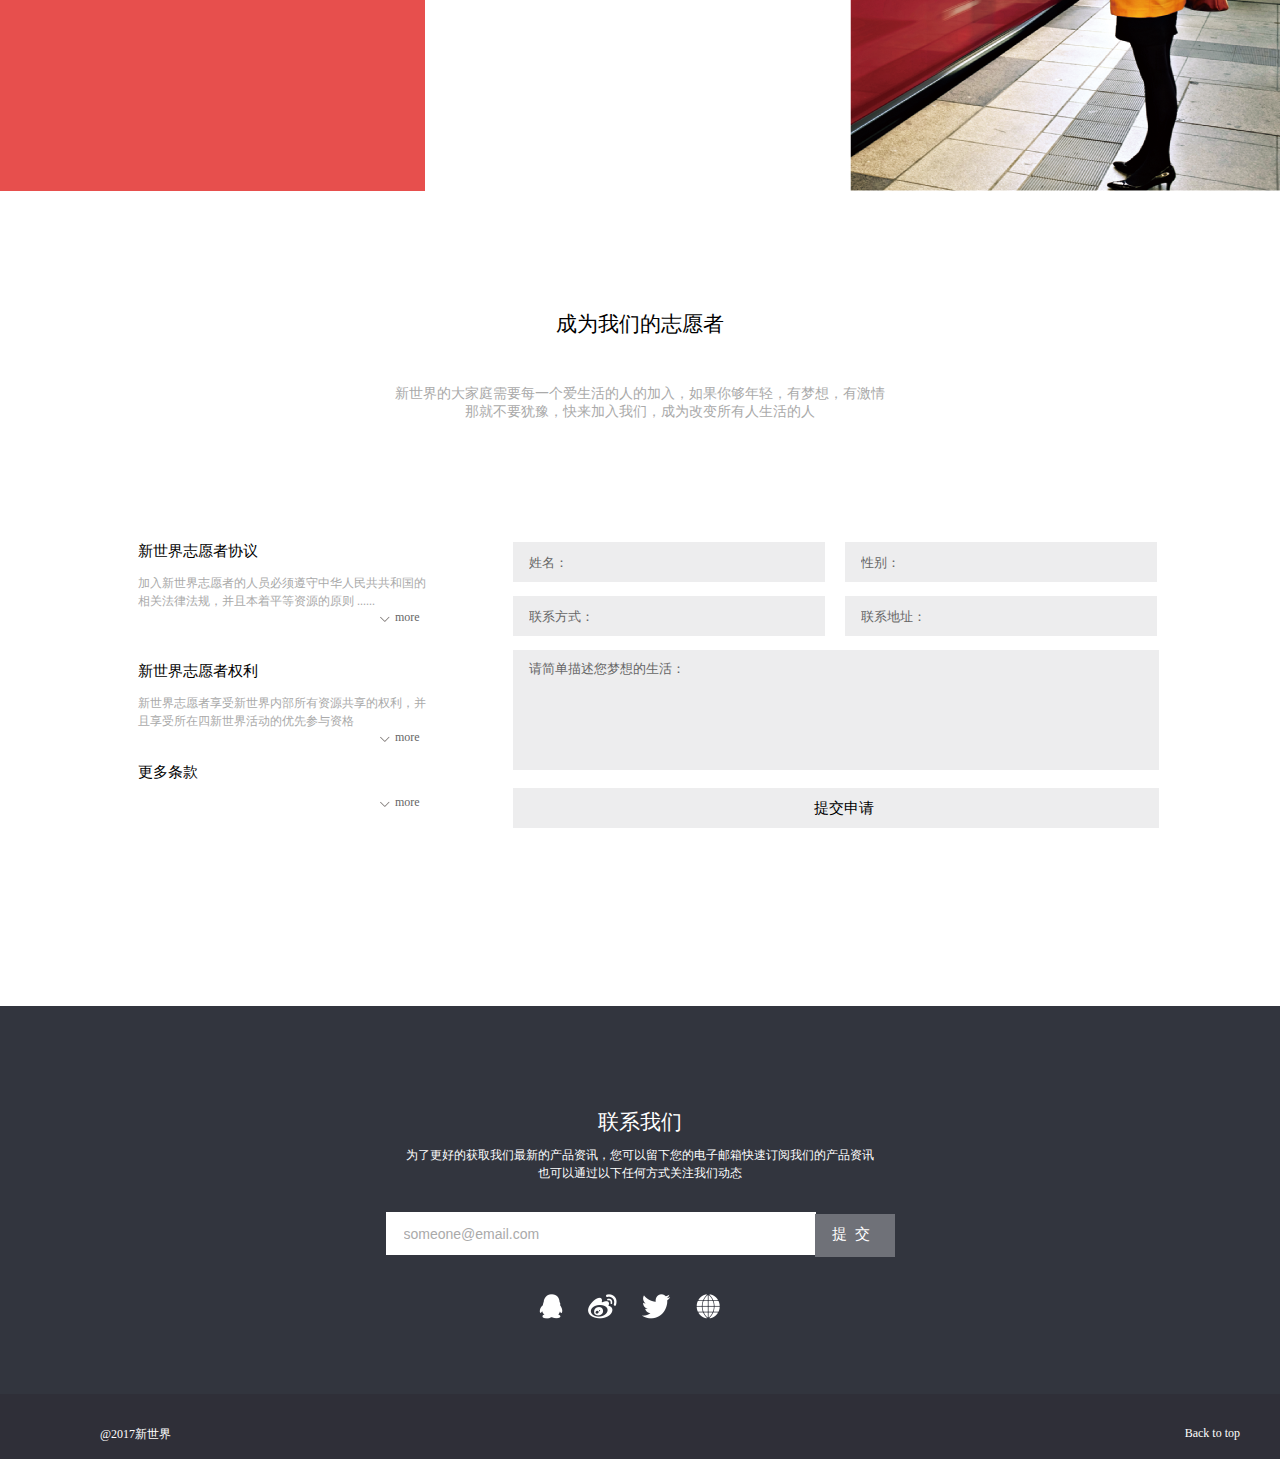
<file: xiaoweischool/task7/seven.html>
<!DOCTYPE html>
<html>

	<head>
		<meta charset="UTF-8">
		<title>新世界</title>
		<link rel="stylesheet" type="text/css" href="css/layout.css" />
	</head>

	<body>
		<div class="wrap">
			<div class="header clearfix">
				<div class="logo">
					新世界
				</div>
				<div class="nav">
					<ul>
						<li>
							<a href="#">首页</a>
						</li>
						<li>
							<a href="#">最新活动</a>
						</li>
						<li>
							<a href="#">项目介绍</a>
						</li>
						<li>
							<a href="#">爱心社区</a>
						</li>
						<li>
							<a href="#">关于我们</a>
						</li>
						<li>
							<a href="#">登录</a>
						</li>
					</ul>
				</div>
			</div>
			<div class="joinus">
				<img src="img/bg1_mask.png" />
				<h3>Time of new life</h3>
				<p>新时代，年轻的人们让我们一起</br>体验新生活，享受新生活</p>
				<button>开始体验</button>
			</div>
			<div class="feature">
				<ul>
					<li>
						<img src="img/icon1.png" />
						<p>打造全新世界观，让你更爱你的生活</p>
					</li>
					<li>
						<img src="img/icon2.png" />
						<p>丰富多彩的公益活动，发挥新世界的主人公意识</p>
					</li>
					<li>
						<img src="img/icon3.png" />
						<p>时尚的新理念，超前体验未知的生活</p>
					</li>
					<li>
						<img src="img/icon4.png" />
						<p>完善的培养机制，培养你全新的世界观</p>
					</li>
				</ul>
			</div>
			<div class="banner">
				<h2>关于新世界，你不知道的还有什么？</h2>
			</div>
			<div class="infor">
				<img src="img/map_mask.png" />
				<h3>查找新世界城市活动信息</h3>
				<p>每个城市的有不同的活动信息，请自主查询您所需要了解的城市</p>
				<ul>
					<li>
						<input type="text" name="country" id="country" value="中国" />
						<div class="icon"></div>
					</li>
					<li>
						<input type="text" name="province" id="province" value="省份" />
						<div class="icon"></div>
						<div class="select">
							<ul>
								<li>北京市</li>
								<li>天津市</li>
								<li>河北省</li>
								<li>陕西省</li>
								<li>内蒙古自治区</li>
								<li>辽宁省</li>
							</ul>
						</div>
					</li>
					<li>
						<input type="text" name="city" id="city" value="城市" />
						<div class="icon"></div>
					</li>
					<li>
						<input type="button" value="搜      索" />
					</li>
				</ul>
			</div>
			<div class="activity">
				<ul>
					<li>
						<div id="activity_bg1"></div>
						<h4>北京活动</h4>
						<p>新社区大联盟</p>
					</li>
					<li id="shanghai">
						<h4>上海活动</h4>
						<p>夜上海新景观探索</p>
						<div id="activity_bg2"></div>
						<li>
							<div id="activity_bg3"></div>
							<h4>深圳活动</h4>
							<p>全新海岸线观点站</p>
						</li>
						<li>
							<div id="activity_bg4"></div>
							<h4>香港活动</h4>
							<p>奢侈消费大派送</p>
						</li>
				</ul>
			</div>
			<div class="about clearfix">
				<div class="about_top">
					<div class="about_top_left">
						<h2>新世界</h2>
						<h3>TIME</h3>
						<h4>@新世界-北京</br>2016.04.01</h4>
					</div>
					<div class="about_top_right">
						<h3>新世界/<span>01</span></h3>
						<p>新世界是个新世界新世界是个新世界新世界是个新世界 新世界是个新世界新世界是个新世界新世界是个新世界 新世界是个新世界新世界是个新世界新世界是个新世界 新世界是个新世界新世界是个新世界</p>
						<button>更多详情</button>
						<div>
							<span></span><span></span><span></span>
						</div>
					</div>
				</div>
				<div class="about_bottom">
					<ul>
						<li class="newtime">
							<h3>新时代</br>关于爱生活的我们</h3>
							<button>查看更多</button>
						</li>
						<li class="newtime">
							<h3>新时代</br>关于爱生活的我们</h3>
							<button>查看更多</button>
						</li>
						<li></li>
					</ul>
				</div>
			</div>
			<div class="register clearfix">
				<h4>成为我们的志愿者</h4>
				<p>新世界的大家庭需要每一个爱生活的人的加入，如果你够年轻，有梦想，有激情</br>那就不要犹豫，快来加入我们，成为改变所有人生活的人 </p>
				<div class="item">
					<div>
						<h5>新世界志愿者协议</h5>
						<p>加入新世界志愿者的人员必须遵守中华人民共共和国的 相关法律法规，并且本着平等资源的原则 ......</p>
						<span>more</span>
					</div>
					<div>
						<h5>新世界志愿者权利</h5>
						<p>新世界志愿者享受新世界内部所有资源共享的权利，并 且享受所在四新世界活动的优先参与资格
						</p>
						<span>more</span>
					</div>
					<div>
						<h5>更多条款</h5>
						<span>more</span>
					</div>
				</div>
				<div class="data">
					<form action="#">
						<table>
							<tr>
								<td><input type="text" placeholder="姓名：" /></td>
								<td><input type="text" placeholder="性别：" /></td>
							</tr>
							<tr>
								<td><input type="text" placeholder="联系方式：" /></td>
								<td><input type="text" placeholder="联系地址：" /></td>
							</tr>
							<tr>
								<td colspan="2"><textarea name="" rows="" cols="" placeholder="请简单描述您梦想的生活："></textarea></td>
							</tr>
							<tr>
								<td colspan="2"><input type="submit" name="" id="" value="提交申请" /></td>
							</tr>
						</table>
					</form>
				</div>
			</div>
			<div class="contact">
				<h4>联系我们</h4>
				<p>为了更好的获取我们最新的产品资讯，您可以留下您的电子邮箱快速订阅我们的产品资讯 也可以通过以下任何方式关注我们动态</p>
				<input type="search" value="someone@email.com" />
				<input type="submit" value="提交" />
				<div class="share clearfix">
					<img src="img/contact_icon1.png" alt="QQ" />
					<img src="img/contact_icon2.png" alt="新浪微博" />
					<img src="img/contact_icon3.png" alt="推特" />
					<img src="img/contact_icon4.png" alt="Net" />
				</div>
			</div>
			<div class="footer">
				<span>@2017新世界</span>
				<span>Back to top</span>
			</div>
		</div>
	</body>

</html>
</file>
<file: binbinschool/task4/css/main.css>
/* CSS Document */
			html, body, ul, li, ol, dl, dd, dt, p, h1, h2, h3, h4, h5, h6, form, fieldset, legend, img { margin:0; padding:0; } 
			img { border:none; } 
			img{display: block;}
			ul, ol { list-style:none; } 
			body { font-size:16px ;font-family:"微软雅黑","宋体","Arial Narrow";background-color: #FFFFFF;}
			a { color:#2f2f2f; text-decoration:none; } 
			.clearfix:before,.clearfix:after{
				content: "";
				display: table;	
			} 
			.clearfix:after{
				clear: both;
			}
			.clearfix{
				*zoom: 1;
			}
/*------common-------*/
.wrap{
    width: 80%;
    margin: 20px auto;
}
#bottom li{
    float: left;
    padding: 15px 10px;
    margin: 5px;
    background-color: red;
    color: #fff;
}
</file>
<file: binbinschool/task5/css/main.css>
/* CSS Document */
			html, body, ul, li, ol, dl, dd, dt, p, h1, h2, h3, h4, h5, h6, form, fieldset, legend, img { margin:0; padding:0; } 
			img { border:none; } 
			img{display: block;}
			ul, ol { list-style:none; } 
			body { font-size:16px ;font-family:"微软雅黑","宋体","Arial Narrow";background-color: #FFFFFF;}
			a { color:#2f2f2f; text-decoration:none; } 
			.clearfix:before,.clearfix:after{
				content: "";
				display: table;	
			} 
			.clearfix:after{
				clear: both;
			}
			.clearfix{
				*zoom: 1;
			}
/*------common-------*/
.wrap{
    margin: 20px;
}

#bottom{
    display: flex;
    flex-flow: row nowrap;
    align-items: flex-end;
}

#bottom li{
    float: left;
    padding: 0px 10px;
    margin: 5px;
    background-color: red;
    color: #f00;
}
</file>
<file: binbinschool/task6/css/main.css>
/* CSS Document */
			html, body, ul, li, ol, dl, dd, dt, p, h1, h2, h3, h4, h5, h6, form, fieldset, legend, img { margin:0; padding:0; } 
			img { border:none; } 
			img{display: block;}
			ul, ol { list-style:none; } 
			body { font-size:16px ;font-family:"微软雅黑","宋体","Arial Narrow";background-color: #FFFFFF;}
			a { color:#2f2f2f; text-decoration:none; } 
			.clearfix:before,.clearfix:after{
				content: "";
				display: table;	
			} 
			.clearfix:after{
				clear: both;
			}
			.clearfix{
				*zoom: 1;
			}
/*------common-------*/
.wrap{
    width: 80%;
    margin: 20px auto;
}
li{
    float: left;
    padding: 15px 10px;
    margin: 5px;
    background-color: red;
    color: #fff;
}
.highlight{
    font-weight: bold;
    background-color: yellow;
    border: 2px solid #000;
    color:black;
}
</file>
<file: binbinschool/task7/css/mian.css>
/* CSS Document */
			html, body, ul, li, ol, dl, dd, dt, p, h1, h2, h3, h4, h5, h6, form, fieldset, legend, img { margin:0; padding:0; } 
			img { border:none; } 
			img{display: block;}
			ul, ol { list-style:none; } 
			body { font-size:16px ;font-family:"微软雅黑","宋体","Arial Narrow";background-color: #FFFFFF;}
			a { color:#2f2f2f; text-decoration:none; } 
			.clearfix:before,.clearfix:after{
				content: "";
				display: table;	
			} 
			.clearfix:after{
				clear: both;
			}
			.clearfix{
				*zoom: 1;
			}
/*------common-------*/
.binaryTree,.binaryTree div{
    display: flex;
    flex-flow: row nowrap;
    margin: 5px;
    padding: 30px 25px;
    border: 1px solid black;
}
.binaryTree div{
    flex: 1;
}
</file>
<file: xiaoweischool/task11/css/main.css>
/* CSS Document */
			html, body, ul, li, ol, dl, dd, dt, p, h1, h2, h3, h4, h5, h6, form, fieldset, legend, img { margin:0; padding:0; } 
			img { border:none; } 
			img{display: block;}
			ul, ol { list-style:none; } 
			body { font-size:16px ;font-family: "Helvetica Neue", Helvetica, STHeiTi, sans-serif;background-color: #eee;}
			a { color:#2f2f2f; text-decoration:none; } 
			.clearfix:before,.clearfix:after{
				content: "";
				display: table;	
			} 
			.clearfix:after{
				clear: both;
			}
			.clearfix{
				*zoom: 1;
			}
/*------common-------*/
/*h1~start*/
body{
    max-width:1000px;
    margin: 0 auto;
}
h1,h2,h3,h4,h5,h6,nav,div{
    background-color: #fff;
}
.header{
    position: relative;
}
.header h1{
    color: #fff;
    line-height: 8vmin;
    font-size: 4vmin;
    text-align: center;
    background-color: #91d4da;
    letter-spacing: 0.5vmin;
}
.header span{
    position: absolute;
    top: 0;
    display: block;
    width: 10vmin;
    padding-left: 7vmin;
    color: #fff;
    font-size: 3.5vmin;
    line-height: 8vmin;
    background: url(../img/left-arrow.svg) no-repeat 2.5vmin center;
    background-size: 4vmin 4.5vmin;
}
/*nav~start*/
nav ul{
    display: flex;
    flex-flow: row nowrap;
}
nav ul li{
    flex: 1;
    font-size: 3.5vmin;
    line-height: 8vmin;
    text-align: center;
}
nav ul li a{
    display: block;
    border-bottom: 5px solid #fff;
}
nav ul li a:hover{
    border-bottom-color:#91d4da;
}
/*banner~start*/
.img-responsive {
  display: inline-block;
  height: auto;
  max-width: 100%;
}
/*label~start*/
.label ul{
    display: flex;
    flex-flow: row nowrap;
    padding: 3vmin 0;
}
.label ul li{
    flex: 1;
    font-size: 3.5vmin;
    line-height: 8vmin;
    text-align: center
}
.label ul li a{
    display: block;
    background: #00c7d6 url(../img/doc.svg) no-repeat center;
    background-size:10vmin 8vmin;
    width: 13vmin;
    height: 13vmin;
    border-radius: 50%;
    margin: 0 auto;
}
/*section开始*/
.section ul{
    display: flex;
    flex-flow: row nowrap;
    padding: 3vmin 0;
    margin: 0 2vmin;
    border-top: 2px solid #ddd;
}
.section ul li{
    flex: 1;
    text-align: center;
}
.section ul li:nth-child(2){
    border-left: 2px solid #ddd;
    border-right: 2px solid #ddd;
}
.section ul li img{
    display: block;
    width: 20vmin;
    height: 22vmin;
    margin: 1vmin auto;
}
.section ul li h2{
    font-size:4.5vmin;
    letter-spacing: 0.4vmin;
    color: #333;
    line-height: 8vmin;
}
.section ul li p{
    font-size:3.5vmin;
    letter-spacing: 0.3vmin;
    color: #555;
    line-height: 6vmin;
}
/*model开始*/
.model{
    margin-top: 3.5vmin;
    padding: 0vmin 2vmin 2vmin 2vmin;
}
.model h2{
    font-size:3.5vmin;
    font-family: "微软雅黑";
    font-weight: 400;
    line-height: 8vmin;
    color: #777;
    border-bottom: 2px solid #ddd;
    margin-bottom: 2.5vmin;
}
.model ul{
    display: flex;
    flex-flow: row nowrap;
}
.model ul li{
    flex: 1;
    text-align: center;
}
.model ul li img{
    display: block;
    width: 23vmin;
    border:1px solid #fcbc33;
    margin-bottom: 2vmin;
}
.model ul li p{
    background-color: #f8f8f8;
    width: 32vmin;
    height: 9.5vmin;
    margin-right: 2.5vmin;
    margin-bottom: 2.5vmin;
    line-height: 9.5vmin;
    color: #4b4b4b;
    font-size: 3.2vmin;
    letter-spacing: 0.3vmin;
}
.model ul li:last-child p{
    margin-right: 0;
}
/*article开始*/
.article{
    margin-top: 3.5vmin;
    padding-bottom: 10vmin;
    background-color: #eee;
}
.article1 ul{
    display: flex;
    flex-flow: row nowrap;
    padding: 2vmin;
    border-bottom: 2px solid #e8e8e8;
    
}
.article1 ul li:first-child{
    flex: 1;
}
.article ul li img{
    display: block;
    width: 27vmin;
}
.article1 ul li:last-child{
    flex: 2;
    display: flex;
    flex-flow: column nowrap;
    margin-right: 5vmin;
}
.article ul li h2{
    flex:1;
    font-size: 4vmin;
    font-weight: 500;
    font-family: "微软雅黑";
    letter-spacing: 0.4vmin;
    color: #646464;
}
.article ul li p{
    color: #c4c4c4;
    font-size: 2.5vmin;
}
.article2{
    padding: 2vmin;
}
.article2 ul li:nth-child(2){
    display: flex;
    flex-flow: row nowrap;
}
.article2 ul li:nth-child(2) img{
    flex: 1;
    height: 23vmin;
}
.article2 ul li:nth-child(2) img:nth-child(2){
    margin: 0 1vmin;
}
</file>
<file: xiaoweischool/task12/css/main.css>
/* CSS Document */
			html, body, ul, li, ol, dl, dd, dt, p, h1, h2, h3, h4, h5, h6, form, fieldset, legend, img { margin:0; padding:0; } 
			img { border:none; } 
			img{display: block;}
			ul, ol { list-style:none; } 
			body { font-size:16px ;font-family: "Helvetica Neue", Helvetica, STHeiTi, sans-serif;background-color: #fff;}
			a { color:#2f2f2f; text-decoration:none; } 
			.clearfix:before,.clearfix:after{
				content: "";
				display: table;	
			} 
			.clearfix:after{
				clear: both;
			}
			.clearfix{
				*zoom: 1;
			}
/*------common-------*/
table tr:nth-child(2n+1){
    background-color: #cccccc;
}
table tr:first-child{
    background-color: #000;
    color: #fff;
}
table tr:nth-child(2){
    color: #f00;
}
table tr:nth-child(3){
    color: #f00;
}
table tr:nth-child(4){
    color: #f00;
}
form input:first-child{
    display: block;
    height: 25px;
    margin-left: 20px;
    border: none;
    outline: none;
    box-shadow:1px 1px 2px #ddd,-1px -1px 2px #ddd,1px 1px 2px #ddd inset,-1px -1px 2px #ddd inset;
 ;
}
form input:last-child{
    outline: none;
    border: none;
    display: block;
    height: 25px;
    width: 300px;
    margin-top: 20px;
    margin-left: 20px;
    border-radius: 2px;
    box-shadow: 2px 2px 4px #77b1fe,-2px -2px 4px #77b1fe,2px 2px 4px #77b1fe inset ,-2px -2px 4px #77b1fe inset;
}
div{
    margin-top: 20px;
    width:500px;
    height: 200px;
    background-color: #008100;
    position: relative;
}
div ul{
    position: absolute;
    right: 0;
    bottom: 0;
}
div ul li{
    float: left;
    width: 40px;
    height: 40px;
    line-height: 40px;
    text-align: center;
    font-size: 20px;
    color: #fff;
    text-shadow: 1px 1px 2px #eee;
    background-color: rgba(221,221,221,0.5)
}
div ul li:nth-child(2){
    margin: 0 3px;
}
div div{
    width: 250px;
    float: left;
    margin: 0;
}
div div:first-of-type{
    background-color: #0100fe;
    box-shadow: 4px 4px 6px #0010ca inset,-4px -4px 6px #0010ca inset;
}
div:last-child{
    background-color: #0100fe;
    box-shadow: 4px 4px 6px #0010ca inset,-4px -4px 6px #0010ca inset;
}
</file>
<file: xiaoweischool/task9/css/layout.css>
/* CSS Document */
			html, body, ul, li, ol, dl, dd, dt, p, h1, h2, h3, h4, h5, h6, form, fieldset, legend, img { margin:0; padding:0; } 
			img { border:none; } 
			img{display: block;}
			ul, ol { list-style:none; } 
			body { font-size:16px ;font-family:"微软雅黑","宋体","Arial Narrow";background-color: #FFFFFF;}
			a { color:#2f2f2f; text-decoration:none; } 
			.clearfix:before,.clearfix:after{
				content: "";
				display: table;	
			} 
			.clearfix:after{
				clear: both;
			}
			.clearfix{
				*zoom: 1;
			}
/*------common-------*/
.header{
	width: 100%;
	min-width: 1280px;
	height: 56px;
	background-color: #2189bf;
}
.content{
	width: 1280px;
	margin: 0 auto;
	position: relative;
}
.content .sidebar{
	width: 20%;
	position: absolute;
	top: 0;
	left: 0;
    min-height: 1224px;
}
.content .main{
	width:80%;
    padding-bottom: 156px;
	position: absolute;
	top: 0;
	right: 0;
    background-color: #eeeeed;
}
</file>
<file: xiaoweischool/task9/css/header.css>
/*header*/
.header div{
	float: left;
}
.logo{
	width: 20%;
	height: 100%;
	background: url(../img/logo.png) no-repeat 51px 10px;
}
.infor{
	box-sizing: border-box;
	width: 80%;
	padding-top: 13px;
	padding-left: 50%;
}
.search input{
	display: block;
	box-sizing: content-box;
	border:1px solid #ccc;
	border-radius: 20px;
	outline: none;
	width: 60%;
	height: 28px;
	padding:0px 40px;
	line-height: 28px;
	background: #fff url(../img/icon_search.png) no-repeat 20px 5px;
}
.login{
	padding-left: 20px;
	line-height: 30px;
	color: #fff;
	background: url(../img/icon_login.png) no-repeat 0px 8px;
}
</file>
<file: xiaoweischool/task9/css/sidebar.css>
.sidebar{
	background-color: #2a2e3d;
	font-size: 12px;
	font-family: "黑体";
	color: #6e8095;
}
/*portrait开始*/
.portrait{
	padding: 23px 52px;
	background: url(../img/bg_portrait.png) no-repeat 46px 18px;
	position: relative;
}
.portrait span{
	color: #FFFFFF;
	font-size: 16px;
	line-height: 21px;
	position: absolute;
	left: 122px;
	top: 42px;
}
.portrait table{
	padding-top: 30px;
	background: url(../img/line.png) no-repeat 46px 36px;
}
.portrait table td{
	width:58px;
	text-align:left;
}
.portrait tr:first-child{
	font-size: 16px;
	line-height: 18px;
}
.portrait tr:last-child{
	font-size: 12px;
	line-height: 13px;
}

/*nav开始*/
.nav>ul>li{
	padding:16px 0px 16px 71px;
	background: url(../img/icon2.png) no-repeat 46px 16px;
}
.nav>ul>li.myShare{
    background: url(../img/icon4.png) no-repeat 46px 16px;
}
.nav>ul>li:first-child{
	background: #383d4e url(../img/icon1.png) no-repeat 46px 16px;
	padding-bottom: 14px;
	color: #ededef;
}
.nav ul li.notopen{
	color: #6e8095;
}
.nav>ul>li:last-child{
	background: url(../img/icon5.png) no-repeat 46px 16px;
}
.nav>ul>li>ul>li{
    padding-left: 34px;
    background: url(../img/icon_file1.png) no-repeat 16px 0px;
    position: relative;
}
.nav>ul>li>ul>li.notopen{
    background: url(../img/icon_file.png) no-repeat 16px 0px;
}
.nav>ul>li>ul>li span{
    display: inline-block;
    width: 11px;   
    height: 11px;
    position: absolute;
    left: 0;
    background: url(../img/icon_road.png) no-repeat 0px -28px;
}
.nav>ul>li>ul>li.notopen span{
    background: url(../img/icon_road.png) no-repeat 0px 0px;
}
.nav>ul>li>ul>li>ul>li{
    padding-left: 16px;
    background: url(../img/icon_doc.png) no-repeat 3px 0px;
}
.nav>ul>li>ul>li>ul>li.notopen{
    background: url(../img/icon_doc1.png) no-repeat 3px 0px;
}
</file>
<file: xiaoweischool/task9/css/main.css>
/*roadbar开始*/

.roadbar {
    height: 30px;
    line-height: 30px;
    color: #aaaaaa;
    font-size: 14px;
    font-family: "黑体";
    background-color: #ffffff;
}

.roadbar p {
    padding-left: 30px;
}

.roadbar p span {
    color: #2189bf;
}

.main_content {
    width: 88%;
    padding-top: 20px;
    margin: 0 auto;
    position: relative;
}


/*first开始*/

.main_content .first {
    color: #aaaaaa;
    font-size: 12px;
    padding-left: 20px;
    padding-bottom: 10px;
    border: 1px solid #eee;
    background: #ffffff url(../img/huan.png) no-repeat 356px;
}

.main_content .first button {
    position: absolute;
    right: 110px;
    top: 55px;
}

.main_content .first td {
    width: 180px;
    height: 40px;
    line-height: 40px;
    position: relative;
    padding: 0;
}

.main_content .first .last_td {
    display: block;
    margin-left: -50px;
}

.main_content .first .b2b {
    display: block;
    margin-right: 30px;
}

.main_content .first td[rowspan] {
    width: 160px;
}

.main_content .first td[rowspan] span {
    position: absolute;
    top: 5px;
}

.main_content .first td ul {
    position: absolute;
    left: 40px;
    top: 12px;
    border: 1px solid #ccc;
    width: 120px;
    height: 24px;
    line-height: 26px;
    padding-left: 10px;
    font-family: "黑体";
    color: #323333;
    background: url(../img/select.png) no-repeat right;
}

.main_content .first td ul.select {
    width: 70px;
}

.main_content .first td li {
    display: none;
    background-color: aqua;
}

.main_content .first td li:first-child {
    display: block;
    background: none;
}

.main_content .first td:hover li{
    display: block;
    cursor: pointer;
}
.main_content .first td li:hover{
    background-color: cornflowerblue;
}
/*price开始*/

.price {
    padding-top: 10px;
    padding-bottom: 22px;
}

.price div {
    border-left: 1px solid #ccc;
    border-top: 1px solid #ccc;
    margin-right: 5px;
    float: left;
    background-color: #fff;
    width: 110px;
    height: 50px;
    padding-top: 14px;
    font-size: 12px;
    text-align: center;
}

.price div p {
    font-size: 21px;
    color: #ec6500;
}

.price div p span {
    font-size: 14px;
    font-weight: 600;
    color: #bbb;
}

.price div.tab {
    width: 30px;
    background: #fff url(../img/tab_right.png) no-repeat center;
}

.price div:first-child {
    background: #fff url(../img/tab_left.png) no-repeat center;
}

.price div.history {
    margin-right: 0;
    width: 69px;
    padding-left: 61px;
    line-height: 36px;
    background: #fff url(../img/calendar.png) no-repeat 18px 17px;
    text-align: left;
}


/*count开始*/

.count h5 {
    font-size: 12px;
    color: #323333;
    font-weight: 500;
}

.count>div {
    float: left;
    width: 197px;
    height: 70px;
    margin-right: 30px;
    font-family: "黑体";
    border: 1px solid #ddd;
    border-left-width: 4px;
    background-color: #fff;
}

.count>div:last-child {
    margin-right: 0;
}

.count>div.deal_one {
    border-left-color: #43b29e;
}

.count>div.deal_two {
    border-left-color: #388bc2;
}

.count>div.deal_three {
    border-left-color: #cf4a36;
}

.count>div.deal_four {
    border-left-color: #e2cd47;
}

.count>div>div {
    float: left;
}

.count>div.deal>div.deal_left {
    padding-left: 8px;
    padding-top: 20px;
}

.count>div.deal>div.deal_left>p:first-child {
    font-size: 12px;
    color: #323333;
    line-height: 16px;
}

.count>div.deal>div.deal_left>p:last-child {
    font-size: 10px;
    color: #aaaaaa;
    line-height: 25px;
}

.count>div.deal>div.deal_right {
    width: 60px;
    height: 46px;
    margin-left: 79px;
    margin-top: 12px;
}

.count>div.deal_one>div.deal_right {
    background-color: #43b29e;
}

.count>div.deal_two>div.deal_right {
    background-color: #388bc2;
}

.count>div.deal_three>div.deal_right {
    background-color: #cf4a36;
}

.count>div.deal_four>div.deal_right {
    background-color: #e2cd47;
}

/*project开始*/
.project{
    padding-top: 14px;
    padding-bottom: 9px;
    font-size: 12px;
}
.project>div{
    width: 528px; 
}
.project>div:last-child{
    width: 350px;
    margin-left: 18px;
}
.project>div>div{
    padding-top: 12px;
    padding-left: 20px
}
.project>div>div>.buyer{
    width: 486px;
    height: 250px;
    border: 1px solid #aaa;
    border-radius: 3px;
}
.project>div>div>.buyer table{
    display: block;
    padding-left: 28px;
    padding-top: 36px;
    border-collapse: collapse;
}
.project>div>div>.buyer table td{
    width: 82px;
    height: 28px;
    padding-left: 16px;
    border: 1px solid #aaa;
    text-align: left;
    color: #535353;
}
.project>div>div>.buyer>table tr:first-child td:first-child{
    background-color: #f4f5f6;
}
.project>div>div>.item_table ul li{
    float: left;
    width: 84px;
    height: 28px;
    line-height: 28px;
    text-align: center;
    margin-right: 4px;
    border-top-left-radius: 2px;
    border-top-right-radius: 2px;
    background-color: #ececef;
}
.project>div>div>.item_table ul li:first-child{
    background-color: #fff;
    border: 1px solid #aaa;
    border-bottom: none;
    position: relative;
    z-index: 2;
}
.project>div>div.report{
    padding-left: 35px;
}
.project>div>div.report h6{
    font-weight: 500;
    margin-right: 36px;
    padding: 7px 0px 8px 21px;
    border-bottom: 1px solid #eee;
}
.project>div>div.report>span{
    padding-left: 18px;
}
.project>div>div.report span{
    color: #aaaaaa;
}
.project>div>div.report>div:first-of-type{
    border-bottom: 1px solid #eee;
}
.project>div>div.report>div>div{
    float: left;
    height: 32px;
    padding: 2px 48px 10px 18px;
}
.project>div>div.report>div>div:first-child{
    border-right: 1px solid #eee;
}
.project>div>div.report>div:last-of-type{
    padding-left: 18px;
    margin-right: 36px;
    height: 148px;
    border-bottom: 1px solid #eee;
}
.project>div>div.report button{
    position: relative;
    top: 4px;
    left: 122px;
}

/*样式复用*/
.btns{
    outline: none;
    border: none;
    border-radius: 3px;
    padding: 5px 15px;
    color: #fff;
    font-size: "黑体";
    background-color: #388ac1;
}
.item{
    float: left;
    height: 354px;
    overflow: hidden;
    border: 1px solid #aaa;
    border-radius: 6px;
    background-color: #fff;
}
.item_title{
    font: 500 12px/38px "雅黑";
    height: 38px;
    color: #aaaaaa;
    padding-left: 20px;
    border-bottom: 1px solid #eee;
    background-color: #f4f5f6;
}
/*last开始*/
.last{
    font-size: 12px;
    font-family: "黑体";
}
.last div:first-child{
    width: 350px;
    margin-right: 18px;
}
.last div:last-child{
    width:528px;
}
.last div>ul{
    padding: 9px 0px 9px 35px;
}
.last div>ul>li{
    float: left;
    height: 20px;
    line-height: 20px;
    margin-right: 6px;
    padding-left: 6px;
    padding-right: 22px;
    border: 1px solid #ccc;
    position: relative;
}
.last div>ul>li:last-child{
    padding: 0 8px;
}
.last div>ul>li span{
    display: block;
    width: 18px;
    height: 20px;
    background: url(../img/calendar_select.png) no-repeat center;
    border-left:1px solid #eee;
    position: absolute;
    right: 0;
    top:0;
}
.last div>ul>li>ul>li{
    display: none;
}
.last div:first-child table{
    display: block;
    padding-left: 22px;
    border-spacing: 0;
}
.last div:first-child table td{
    width:42px;
    height: 42px;
    padding-bottom: 4px;
    font-size: 11px;
    text-align: center;
}
.last div:first-child table  tr:first-child td{
    height: 26px;
    border-top:1px solid #388ac1;
    border-bottom: 1px solid #eee;
}
.last div:last-child table{
    display: block;
    border-spacing: 0;
    border-collapse: collapse;
    margin-left: 40px;
    margin-top: 20px;
    text-align: center;
}
.last div:last-child table tr:first-child td{
    font-size: 13px;
    padding: 7px 0;
    color: #000000;
    font-weight: 500;
}
.last div:last-child table tr img{
    display: inline-block;
    padding-left: 10px
}
.last div:last-child table tr td{
    width: 90px;
    padding: 5px 0;
    border: 1px solid #999;
}
.last div:last-child table tr td:first-child{
    width: 66px;
}
.last div:last-child table tr td:last-child{
    width: 290px;
}
</file>
<file: xiaoweischool/task10/css/main.css>
body{
    margin: 0;
    padding: 0;
}
.parent{
    padding: 10px;
    display: flex;
    flex-flow: row nowrap;
    align-items: center;
    justify-content:space-between;
}
.child{
    margin: 10px;
    width: 148px;
    border: 1px solid red;
}
.child:last-child{
    border-color: blue;
}
@media (max-width:640px) {
    .parent{
        flex-wrap: wrap;
        align-items: flex-start;
    }
    .child:last-child{
        order: -1;
    }
    
}
</file>
<file: xiaoweischool/task7/css/layout.css>
/* CSS Document */
			html, body, ul, li, ol, dl, dd, dt, p, h1, h2, h3, h4, h5, h6, form, fieldset, legend, img { margin:0; padding:0; } 
			img { border:none; } 
			img{display: block;}
			ul, ol { list-style:none; } 
			body { font-size:16px ;font-family:"微软雅黑","宋体","Arial Narrow";background-color: #FFFFFF;}
			a { color:#2f2f2f; text-decoration:none; } 
			.clearfix:before,.clearfix:after{
				content: "";
				display: table;	
			} 
			.clearfix:after{
				clear: both;
			}
			.clearfix{
				*zoom: 1;
			}
/*------common-------*/
.wrap{
	width: 1280px;
	margin: 0 auto;
}
/*header开始*/
.header{
	height: 56px;
	line-height: 56px;
}
.logo{
	font-family: "黑体";
	font-size:21px;
	width: 45%;
	height: 100%;
	padding-left: 100px;
	background: url(../img/logo.png) no-repeat 56px 12px;
}
.logo,.nav li{
	float: left;
}
.nav li a{
	display: block;
	width: 70px;
	height: 52px;
	margin-right: 20px;
	color: #aaaaaa;
	font-size: 14px;
	text-align: center;
}
.nav li:first-child a{
	border-bottom: 4px solid #e74f4d;
	color: #e74f4d;
}
.nav li:last-child a{
	color: #e74f4d;
	background: url(../img/login.png) no-repeat 0px 18px;
}

/*joinus开始*/
.joinus{
	height: 692px;
	overflow: hidden;
	background: url(../img/bg1.png) no-repeat;
	position: relative;
}
.joinus img{
	display: block;
	position: absolute;
	opacity: 0.2;
	top: 0;
	left: 0;
}
.joinus h3,.joinus p,.joinus button{
	position: absolute;
	left: 120px;
}
.joinus h3{
	font-size: 60px;
	color: #FFFFFF;
	top: 230px;
}
.joinus p{
	font-size: 21px;
	line-height: 32px;
	color: #fffdfd;
	top: 308px;
}
.joinus button{
	color: #FFFFFF;
	width: 330px;
	height: 64px;
	font-size: 30px;
	line-height: 64px;
	text-align: center;
	background-color: #e74f4d;
	border: none;
	top: 430px;
}

/*feature开始*/
.feature{
	height: 250px;
	background: url(../img/line.png) no-repeat 320px 130px;
}
.feature li{
	float: left;
	width: 320px;
	color: #767777;
	font-size: 14px;
	font-family: "黑体";
	line-height: 18px;
}
.feature li img{
	display: block;
	padding-top: 46PX;
	margin: 0 auto;
}
.feature li p{
	width: 156px;
	text-align: center;
	margin: 0 auto;
	margin-top: 48px;
	border-right: ;
}

/*banner开始*/
.banner{
	background:#ededed url(../img/biglogo.png) no-repeat 595px 90px;
	height: 360px;
	position: relative;
}
.banner h2{
	color: #323333;
	font-size: 54px;
	font-family: "黑体";
	opacity: 0.5;
	position: absolute;
	bottom: 78px;
	left: 200px;
}

/*infor开始*/
.infor{
	height: 340px;
	background: url(../img/map.png) no-repeat 0px -611px;
	position: relative;
}

.infor>h3,.infor>p,.infor>ul{
	position: absolute;
	z-index: 1;
}
.infor>h3{
	top: 52px;
	left: 502px;
	font-size: 21px;
	color: #FFFFFF;
	font-weight: 100;
}
.infor>p{
	top: 104px;
	left: 448px;
	font-size: 12px;
	color: #FFFFFF;
	opacity: 0.8;
}
.infor>ul{
	top: 170px;
	left: 126px;
}
.infor>ul li{
	float: left;
	width: 236px;
	padding-right: 30px;
	font-size: 12px;
	position: relative;
}
.infor>ul li input{
	height: 34px;
	width: 216px;
	color: #a8aaaa;
	padding-left: 12px;
	
}
.infor>ul li:last-child input{
	background-color: #be4e48;
	border: none;
	height: 40px;
	width: 236px;
	color: #FFFFFF;
	font-size: 14px;
	font-weight:400;
	font-family: "微软雅黑";
}
.infor>ul li .icon{
	width: 18px;
	height: 18px;
	background: #be4e48 url(../img/icon6.png) no-repeat center;
	position: absolute;
	top: 10px;
	left: 206px;
	z-index: 1;
}
.infor>ul li .select{
	width: 228px;
	position: absolute;
	overflow: hidden;
	line-height: 26px;
	background-color: #e4e3e5;
	border: 1px solid #be4e48;
}
.infor>ul li .select li{
	opacity: 0.7;
	padding-left: 32px;
}
.infor>ul li .select li:first-child{
	color: #FFFFFF;
	background: #bb0000 url(../img/icon6.png) no-repeat 10px center;
}
#province{
	border: 1px solid #be4e48;
	border-bottom: none;
}

/*activity开始*/
.activity{
	height: 606px;
	background-color: #f7f7f7;
	position: relative;
	
}
.activity ul{
	position: absolute;
	top: 100px;
	left: 146px;
}
.activity li{
	float: left;
	width: 218px;
	margin-right: 38px;
	text-align: center;
	line-height: 26px;
}
.activity li div{
	height: 338px;
	border: 1px solid #f0f0f0;
}
#activity_bg1{
	background: white url(../img/pic3-6.png) no-repeat 7px 12px;
}
#activity_bg2{
	background: white url(../img/pic3-6.png) no-repeat -248px -39px;
}
#activity_bg3{
	background: white url(../img/pic3-6.png) no-repeat -505px 12px;
}
#activity_bg4{
	background: white url(../img/pic3-6.png) no-repeat -760px 12px;
}
.activity li h4{
	font-size: 15px;
	font-weight: 500;
}
.activity li p{
	font-size: 14px;
	color: #9f9f9f;
}
#shanghai h4{
	width: 218px;
	font-size: 22px;
	letter-spacing: 32px;
}

/*about开始*/
.about{
	text-align: center;
}
.about_top{
	height: 566px;
}
.about_top div{
	float: left;
}
.about_top_left{
	height: 286px;
	padding: 140px 0 140px;
	width: 850px;
	background: url(../img/about_bg1.png) no-repeat 0px -1305px;
	color: #FFFFFF;
}
.about_top_left h2,.about_top_left h3,.about_top_left h4{
	font-weight: 400;
}
.about_top_left h2{
	font-size: 50px;
	line-height:30px;
}
.about_top_left h3{
	font-size: 158px;
	line-height: 168px;
}
.about_top_left h4{
	font-size: 22px;
	line-height: 40px;
}
.about_top_right{
	height: 274px;
	padding: 166px 15px 126px 70px;
	width: 345px;
	font-family: "宋体";
}
.about_top_right h3{
	font-size: 20px;
	line-height: 60px;
	font-weight: 600;
}
.about_top_right h3 span{
	color: #e74f4d;
	font-size: 24px;
}
.about_top_right p{
	font-size: 12px;
	line-height: 30px;
	text-align: left;
	color: #AAAAAA;
}
.about_top_right button{
	display: block;
	margin:50px 0px 25px 92px ;
	width: 106px;
	height: 32px;
	border: 1px solid #e74f4d;
	outline: none;
	color: #e74f4d;
	background-color: #FFFFFF;
}
.about_top_right div{
	margin-left: 116px;
}
.about_top_right div span{
	display: inline-block;
	width: 12px;
	height: 11px;
	background: url(../img/about_option2.png) no-repeat;
	margin-right: 13px;
}
.about_top_right div span:first-child{
	background: url(../img/about_option1.png) no-repeat;
}
/*.about_bottom{
	height: 521px;
}*/
.about_bottom li{
	float: left;
	width: 425px;
	height: 521px;
}

.about_bottom li:last-child{
	width: 430px;
	background: url(../img/about_bg2.png) no-repeat;
}
.about_bottom li.newtime{
	height: 349px;
	padding-top: 172px;
	font-size: 19px;
	font-family: "黑体";
	line-height: 30px;
	background: url(../img/x-line2.png) no-repeat 197px 255px;
}
.about_bottom li:first-child{
	background:#e74f4d url(../img/x-line1.png) no-repeat 197px 255px;
	color: #FFFFFF;
}
.about_bottom li.newtime h3{
	font-weight: 300;
}
.about_bottom li.newtime button{
	display: block;
	width: 166px;
	height: 42px;
	margin-top: 52px;
	margin-left: 128px;
	outline: none;
	color: #E74F4D;
	background-color: #FFFFFF;
	border: 1px solid #E74F4D;
	font-size: 19px;
	font-family: "黑体";
}
.about_bottom li.newtime:first-child button{
	color: #FFFFFF;
	background-color: #E74F4D;
	border: 1px solid #FFFFFF;
}

/*register开始*/
.register{
	padding-top: 118px;
	padding-bottom: 165px;
}
.register>h4,.register>p{
	text-align: center;
}
.register>h4{
	/*font-size: 21px;
	font-family: "黑体";
	line-height: 30px;
	font-weight: 300;*/
	font: 300 21px/30px "黑体";
}
.register>p{
	font: 300 14px/18px "微软雅黑";
	color: #AAAAAA;
	padding-top: 46px;
	padding-bottom: 108px;
}
.register>div{
	float: left;
}
.register .item{
	padding-left: 138px;
}
.register .item div{
	width: 292px;
	position: relative;
}
.register .item div:first-child{
	margin-bottom: 39px;
}
.register .item div:last-child{
	margin-top: 20px;
}
.register .item div h5{
	font: 300 15px/45px "黑体";
}
.register .item div p{
	font: 300 12px/18px "宋体";
	color: #AAAAAA;
}
.register .item div span{
	width: 35px;
	padding-left: 15px;
	height: 12px;
	display: block;
	font-size: 12px;
	color: #666666;
	position: absolute;
	right: 0;
	background: url(../img/more.png) no-repeat left 6px;
}
.register .data{
	font-size:12px;
	font-family: "宋体";
	padding-left: 70px;
}
.register .data table{
	border-spacing:12px;
}
.register .data input,.register .data textarea{
	padding: 0;
	outline: none;
	border: none;
	background-color: #ededee;
	padding-left: 16px;
}
.register .data input[type="text"]{
	width: 296px;
	height: 40px;
	margin-right: 6px;
}
.register .data textarea{
	width: 630px;
	height: 110px;
	padding-top: 10px;
	resize: none;/*去掉输入框右下角的三角符*/
}
.register .data input[type="submit"]{
	width: 646px;
	height: 40px;
	font-size: 15px;
	font-family: "黑体";
}
/*用文元素改变占位符的字体颜色*/
::-webkit-input-placeholder{
	color: #666666;
	font-weight: 200;
}

/*contact开始*/
.contact{
	width: 510px;
	padding:92px 385px 75px;
	background-color: #32353e;
	text-align: center;
	color: #FFFFFF;
}
.contact h4{
	/*font-size: 21px;
	font-family: "黑体";
	line-height: 48px;
	font-weight: 300;*/
	font: 300 21px/48px "黑体";
}
.contact p{
	font:300 12px/18px "宋体";
	padding:0px 15px 30px;
}
.contact input{
	outline:none;
	border: none; 
}
.contact input[type="search"]{
	padding-left: 18px;
	width: 430px;
	height: 43px;
	font-size: 14px;
	color: #aaaaaa;
}
.contact input[type="submit"]{
	margin-left: -5px;
	width: 80px;
	height: 43px;
	padding-bottom:3px;
	font-size: 15px;
	letter-spacing: 8px;
	color: #FFFFFF;
	background-color: #6f7178;
}
.contact .share{
	padding-top: 37px;
	padding-left: 154px;
}
.contact .share img{
	display: block;
	float: left;
	margin-right: 25px;
}
/*footer开始*/
.footer{
	background-color: #2f2f38;
	position: relative;
	padding: 32px 0px 16px 100px;
	font-size: 12px;
	font-family: "宋体";
	color: #FFFFFF;
}
.footer span:last-child{
	position: absolute;
	right: 40px;
}
</file>
